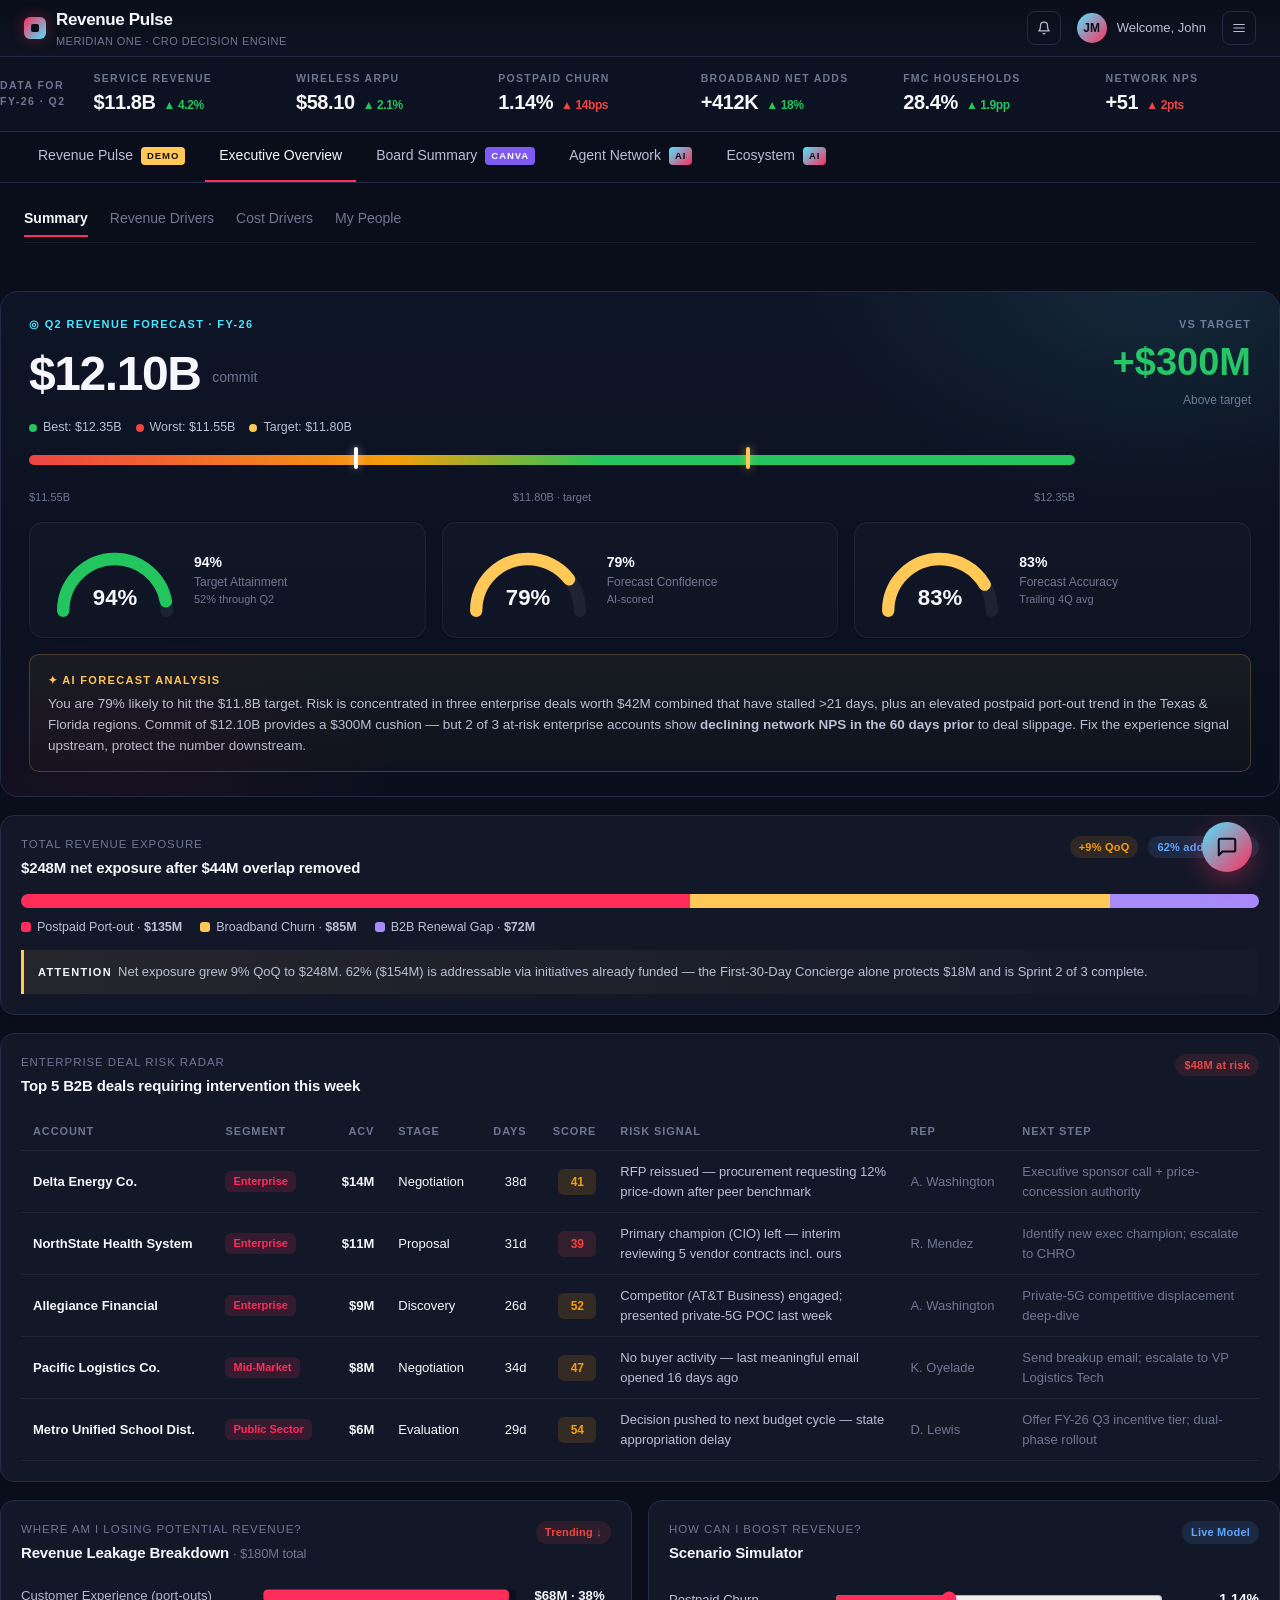
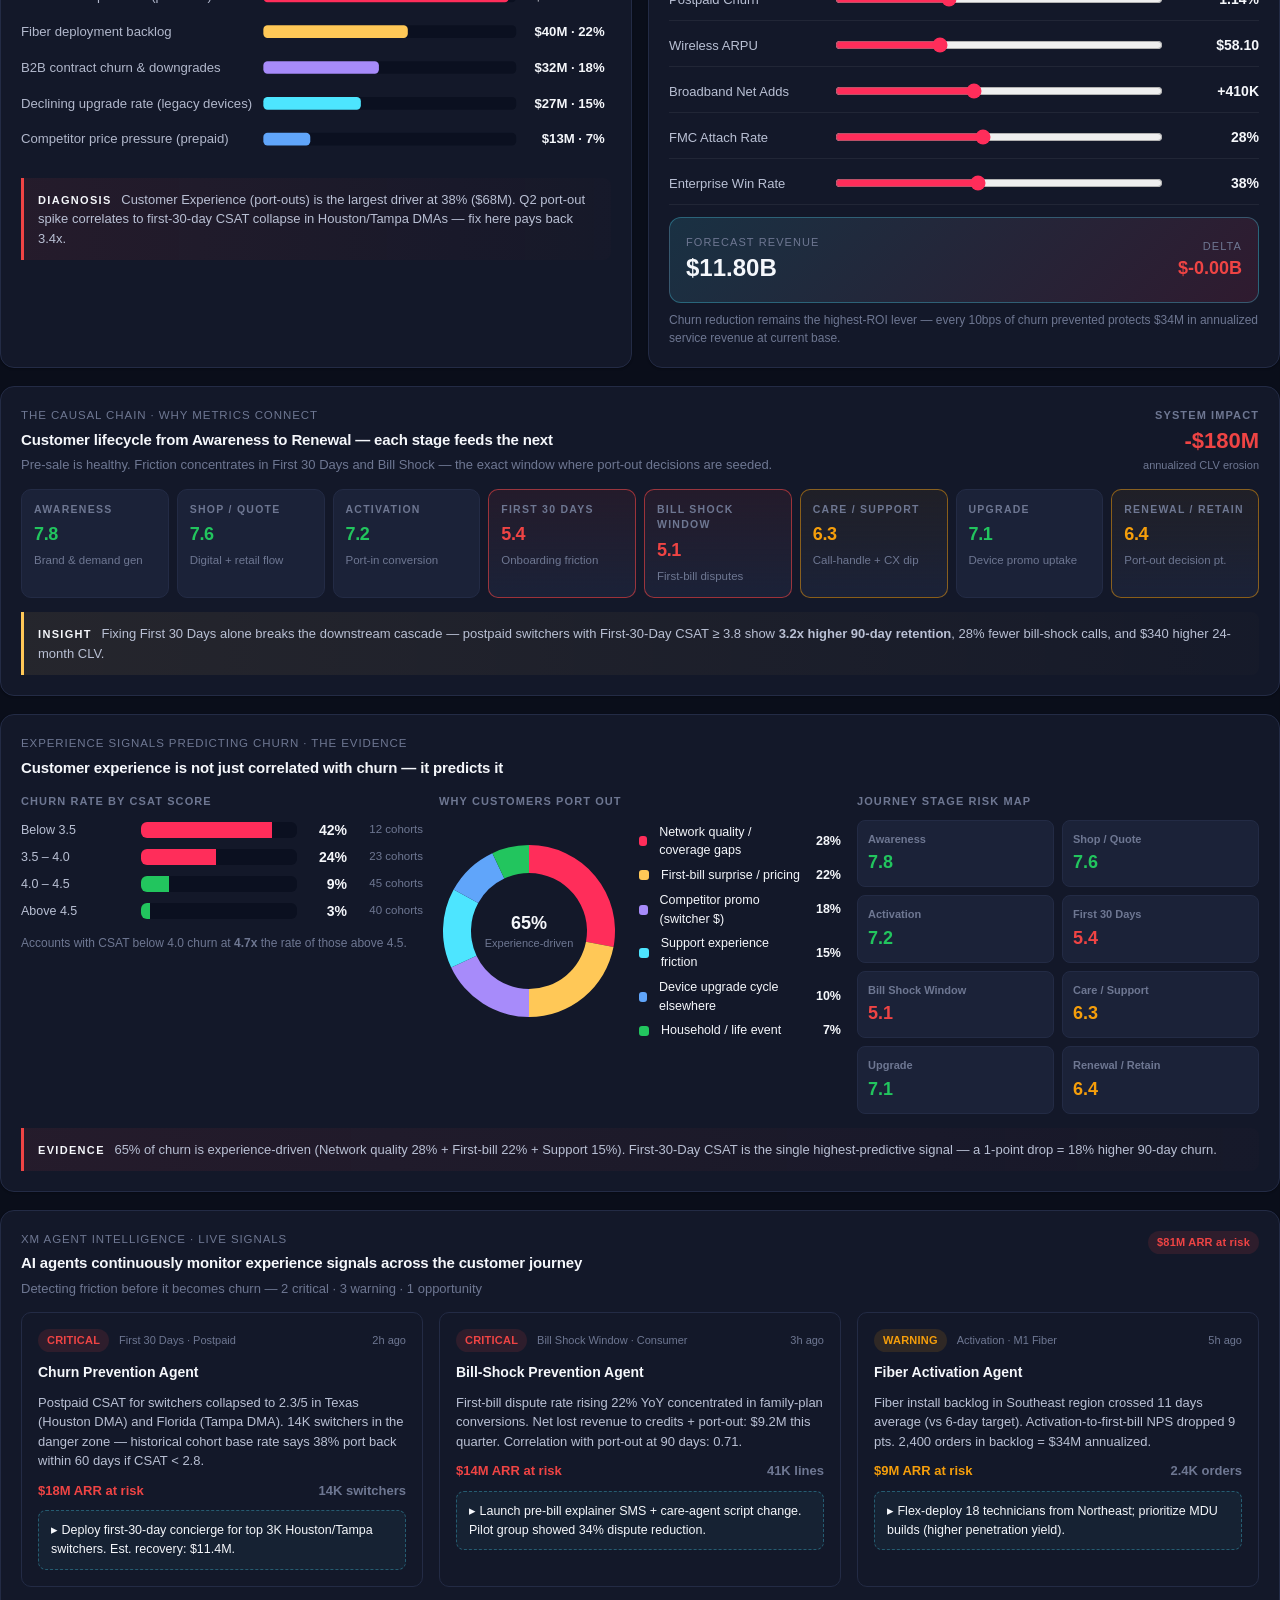
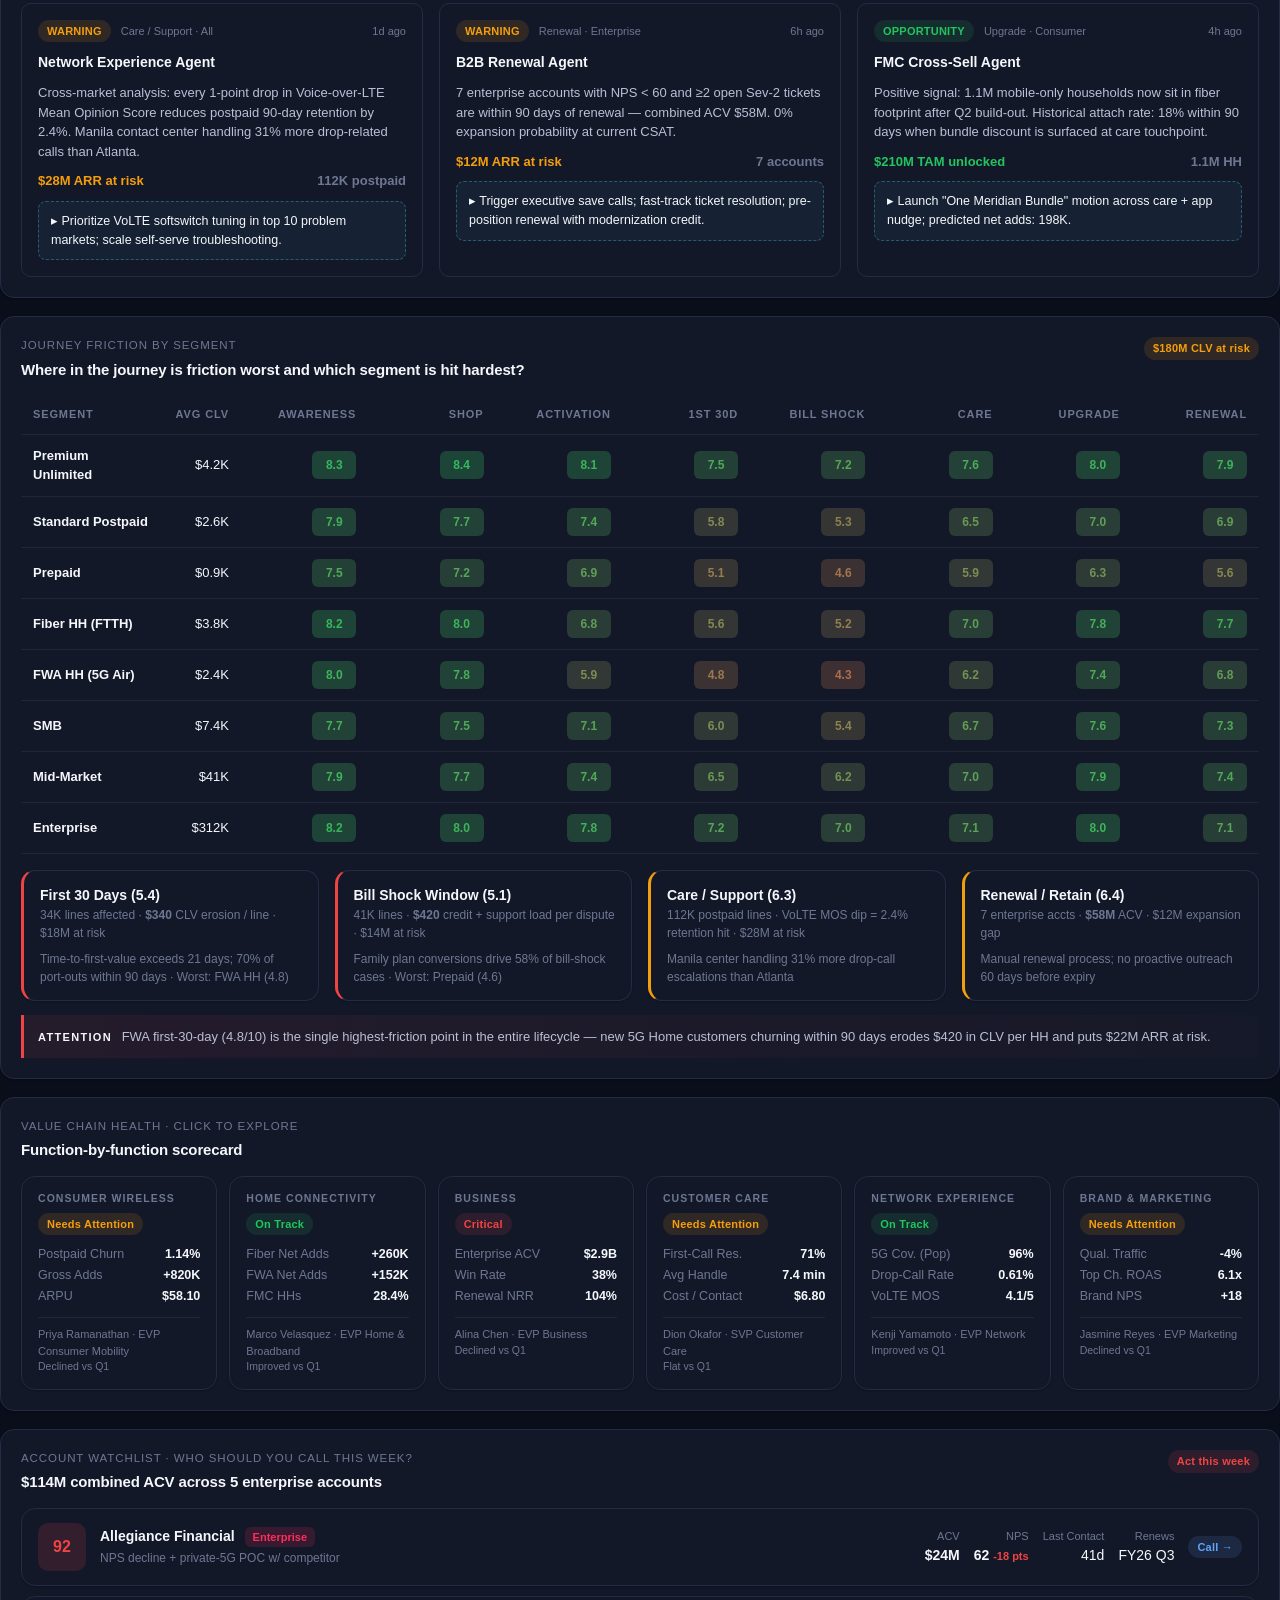
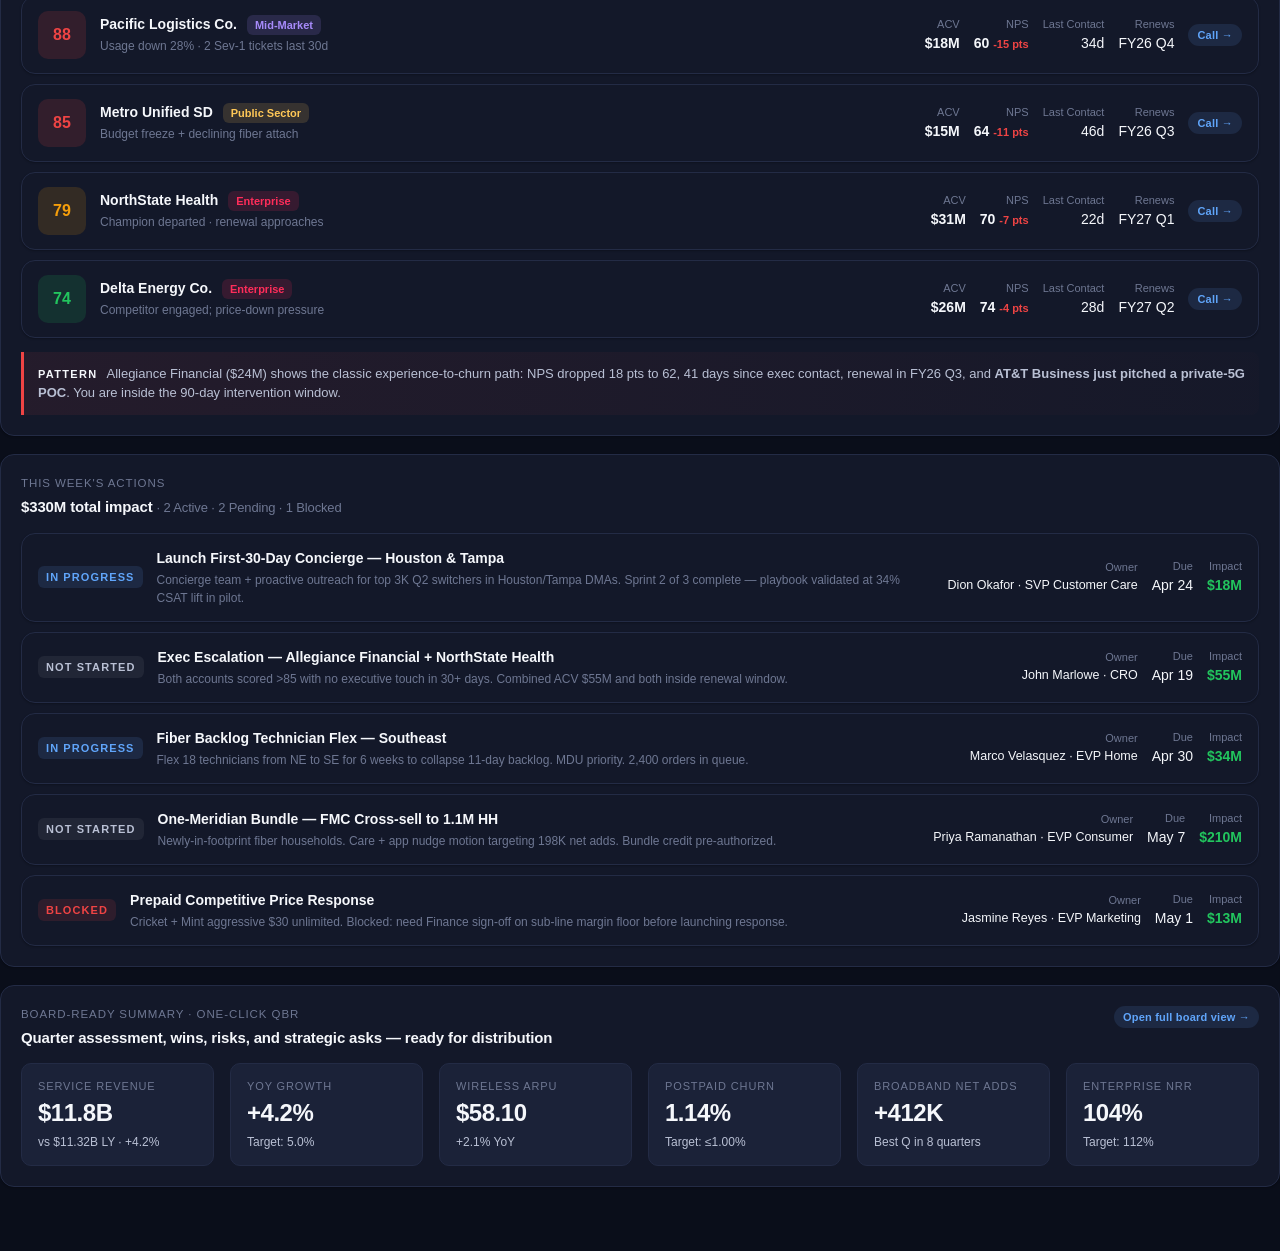
<file: index.html>
<!doctype html>
<html lang="en">
<head>
  <meta charset="utf-8" />
  <meta name="viewport" content="width=device-width, initial-scale=1" />
  <title>Revenue Pulse · Meridian One</title>
  <meta name="description" content="CRO Decision Engine — US Tier-1 Telecom · Meridian One Communications" />
  <link rel="stylesheet" href="/assets/app.css?v=p2" />
</head>
<body>
  <div id="__nav__"></div>

  <main class="shell page stack">

    <!-- ============ FORECAST HERO ============ -->
    <section class="forecast-hero">
      <div class="row-between" style="align-items: flex-start;">
        <div style="flex: 1.2;">
          <div class="panel-head" style="margin-bottom: 8px;">
            <div>
              <div class="eyebrow">◎ Q2 Revenue Forecast · FY-26</div>
              <div class="xlarge mono" style="margin-top: 6px;">$12.10B <span class="muted" style="font-size: 14px; font-weight: 500; letter-spacing: 0; vertical-align: middle;">commit</span></div>
              <div class="row gap-14 mt-8" style="font-size: 12.5px; color: var(--text-md);">
                <span class="row gap-6"><span style="width:8px;height:8px;background:#22C55E;border-radius:50%;display:inline-block"></span>Best: $12.35B</span>
                <span class="row gap-6"><span style="width:8px;height:8px;background:#EF4444;border-radius:50%;display:inline-block"></span>Worst: $11.55B</span>
                <span class="row gap-6"><span style="width:8px;height:8px;background:#FFC857;border-radius:50%;display:inline-block"></span>Target: $11.80B</span>
              </div>
            </div>
          </div>
          <div style="position:relative; margin-top: 12px;">
            <div class="forecast-band"></div>
            <div style="position:relative; height: 18px;">
              <div class="forecast-marker target" style="left: calc((11.80 - 11.55) / (12.35 - 11.55) * 100% - 2px); top: -28px;"></div>
              <div class="forecast-marker" style="left: calc((12.10 - 11.55) / (12.35 - 11.55) * 100% - 2px); top: -28px;"></div>
            </div>
            <div class="row-between" style="color: var(--text-lo); font-size: 11px; margin-top: -4px;">
              <span>$11.55B</span><span>$11.80B · target</span><span>$12.35B</span>
            </div>
          </div>
        </div>
        <div style="text-align: right; min-width: 160px;">
          <div class="uc muted">vs Target</div>
          <div style="font-size: 38px; font-weight: 700; color: var(--status-good); margin-top: 2px;">+$300M</div>
          <div class="muted" style="font-size: 12px;">Above target</div>
        </div>
      </div>

      <div class="grid grid-3 mt-16">
        <div class="panel" style="background: rgba(255,255,255,0.02); border-color: var(--brand-divider);">
          <div class="row gap-14" style="align-items:center;">
            <div id="g-attain" class="gauge"></div>
            <div>
              <div class="strong">94%</div>
              <div class="muted" style="font-size:12px;">Target Attainment</div>
              <div class="muted" style="font-size:11px;">52% through Q2</div>
            </div>
          </div>
        </div>
        <div class="panel" style="background: rgba(255,255,255,0.02); border-color: var(--brand-divider);">
          <div class="row gap-14" style="align-items:center;">
            <div id="g-conf" class="gauge"></div>
            <div>
              <div class="strong">79%</div>
              <div class="muted" style="font-size:12px;">Forecast Confidence</div>
              <div class="muted" style="font-size:11px;">AI-scored</div>
            </div>
          </div>
        </div>
        <div class="panel" style="background: rgba(255,255,255,0.02); border-color: var(--brand-divider);">
          <div class="row gap-14" style="align-items:center;">
            <div id="g-acc" class="gauge"></div>
            <div>
              <div class="strong">83%</div>
              <div class="muted" style="font-size:12px;">Forecast Accuracy</div>
              <div class="muted" style="font-size:11px;">Trailing 4Q avg</div>
            </div>
          </div>
        </div>
      </div>

      <div class="ai-callout mt-16">
        <div class="badge">✦ AI Forecast Analysis</div>
        <div class="dim" id="forecast-narr" style="font-size: 13.5px; line-height: 1.55;"></div>
      </div>
    </section>

    <!-- ============ REVENUE EXPOSURE ============ -->
    <section class="panel">
      <div class="panel-head">
        <div>
          <div class="sub">Total Revenue Exposure</div>
          <h3>$248M net exposure after $44M overlap removed</h3>
        </div>
        <div class="row gap-10">
          <span class="pill pill-warn">+9% QoQ</span>
          <span class="pill pill-info">62% addressable</span>
        </div>
      </div>
      <div class="exposure-bar">
        <div style="width: 54%; background: #FF2D5A;"></div>
        <div style="width: 34%; background: #FFC857;"></div>
        <div style="width: 12%; background: #A78BFA;"></div>
      </div>
      <div class="exposure-legend">
        <span><span class="legend-dot" style="background:#FF2D5A"></span>Postpaid Port-out · <strong>$135M</strong></span>
        <span><span class="legend-dot" style="background:#FFC857"></span>Broadband Churn · <strong>$85M</strong></span>
        <span><span class="legend-dot" style="background:#A78BFA"></span>B2B Renewal Gap · <strong>$72M</strong></span>
      </div>
      <div class="attn"><span class="attn-title">Attention</span>Net exposure grew 9% QoQ to $248M. 62% ($154M) is addressable via initiatives already funded — the First-30-Day Concierge alone protects $18M and is Sprint 2 of 3 complete.</div>
    </section>

    <!-- ============ DEAL RISK RADAR ============ -->
    <section class="panel">
      <div class="panel-head">
        <div>
          <div class="sub">Enterprise Deal Risk Radar</div>
          <h3>Top 5 B2B deals requiring intervention this week</h3>
        </div>
        <span class="pill pill-bad">$48M at risk</span>
      </div>
      <div class="tbl-scroll">
        <table class="tbl" id="deal-radar">
          <thead>
            <tr>
              <th>Account</th><th>Segment</th><th class="right">ACV</th><th>Stage</th><th class="right">Days</th><th class="right">Score</th><th>Risk Signal</th><th>Rep</th><th>Next Step</th>
            </tr>
          </thead>
          <tbody></tbody>
        </table>
      </div>
    </section>

    <!-- ============ WHERE AM I LOSING + SIMULATOR (2-col) ============ -->
    <section class="grid grid-2">
      <div class="panel">
        <div class="panel-head">
          <div>
            <div class="sub">Where am I losing potential revenue?</div>
            <h3>Revenue Leakage Breakdown <span class="muted" style="font-weight:500; font-size: 13px;">· $180M total</span></h3>
          </div>
          <span class="pill pill-bad">Trending ↓</span>
        </div>
        <div id="leakage-bars"></div>
        <div class="attn bad">
          <span class="attn-title">Diagnosis</span>
          Customer Experience (port-outs) is the largest driver at 38% ($68M). Q2 port-out spike correlates to first-30-day CSAT collapse in Houston/Tampa DMAs — fix here pays back 3.4x.
        </div>
      </div>

      <div class="panel">
        <div class="panel-head">
          <div>
            <div class="sub">How can I boost revenue?</div>
            <h3>Scenario Simulator</h3>
          </div>
          <span class="pill pill-info">Live Model</span>
        </div>
        <div id="sim-body" class="stack" style="gap:4px;">
          <div class="sim-row"><label>Postpaid Churn</label><input type="range" min="80" max="180" value="114" step="1" data-sim="churn"/><div class="val mono"><span data-out="churn">1.14</span>%</div></div>
          <div class="sim-row"><label>Wireless ARPU</label><input type="range" min="5500" max="6500" value="5810" step="5" data-sim="arpu"/><div class="val mono">$<span data-out="arpu">58.10</span></div></div>
          <div class="sim-row"><label>Broadband Net Adds</label><input type="range" min="200" max="700" value="412" step="5" data-sim="bb"/><div class="val mono">+<span data-out="bb">412</span>K</div></div>
          <div class="sim-row"><label>FMC Attach Rate</label><input type="range" min="10" max="50" value="28" step="1" data-sim="fmc"/><div class="val mono"><span data-out="fmc">28</span>%</div></div>
          <div class="sim-row"><label>Enterprise Win Rate</label><input type="range" min="25" max="55" value="38" step="1" data-sim="winrate"/><div class="val mono"><span data-out="winrate">38</span>%</div></div>
        </div>
        <div class="sim-total row-between mt-12">
          <div>
            <div class="muted" style="font-size:11px; text-transform: uppercase; letter-spacing: 0.1em;">Forecast revenue</div>
            <div class="mono" style="font-size: 24px; font-weight: 700;" id="sim-total">$11.80B</div>
          </div>
          <div class="tar">
            <div class="muted" style="font-size:11px; text-transform: uppercase; letter-spacing: 0.1em;">Delta</div>
            <div class="mono" style="font-size: 18px; font-weight: 700; color: var(--status-good);" id="sim-delta">+$0.00B</div>
          </div>
        </div>
        <div class="muted mt-8" style="font-size: 12px;">Churn reduction remains the highest-ROI lever — every 10bps of churn prevented protects $34M in annualized service revenue at current base.</div>
      </div>
    </section>

    <!-- ============ CAUSAL CHAIN ============ -->
    <section class="panel">
      <div class="panel-head">
        <div>
          <div class="sub">The Causal Chain · Why metrics connect</div>
          <h3>Customer lifecycle from Awareness to Renewal — each stage feeds the next</h3>
          <div class="muted mt-4" style="font-size:13px;">Pre-sale is healthy. Friction concentrates in First 30 Days and Bill Shock — the exact window where port-out decisions are seeded.</div>
        </div>
        <div class="tar">
          <div class="muted uc">System Impact</div>
          <div class="mono" style="font-size:22px; font-weight:700; color: var(--status-bad);">-$180M</div>
          <div class="muted" style="font-size:11px;">annualized CLV erosion</div>
        </div>
      </div>
      <div class="chain" id="causal-chain"></div>
      <div class="attn">
        <span class="attn-title">Insight</span>
        Fixing First 30 Days alone breaks the downstream cascade — postpaid switchers with First-30-Day CSAT ≥ 3.8 show <strong>3.2x higher 90-day retention</strong>, 28% fewer bill-shock calls, and $340 higher 24-month CLV.
      </div>
    </section>

    <!-- ============ EXPERIENCE SIGNALS PREDICTING CHURN ============ -->
    <section class="panel">
      <div class="panel-head">
        <div>
          <div class="sub">Experience Signals Predicting Churn · The Evidence</div>
          <h3>Customer experience is not just correlated with churn — it predicts it</h3>
        </div>
      </div>

      <div class="grid grid-3">
        <div>
          <div class="muted uc" style="margin-bottom:10px;">Churn Rate by CSAT Score</div>
          <div id="csat-bars"></div>
          <div class="muted mt-12" style="font-size:12px;">Accounts with CSAT below 4.0 churn at <strong>4.7x</strong> the rate of those above 4.5.</div>
        </div>
        <div>
          <div class="muted uc" style="margin-bottom:10px;">Why Customers Port Out</div>
          <div class="row" style="gap:20px;">
            <div id="churn-donut" style="width:180px; height:180px;"></div>
            <div class="flex-1" id="churn-legend"></div>
          </div>
        </div>
        <div>
          <div class="muted uc" style="margin-bottom:10px;">Journey Stage Risk Map</div>
          <div id="journey-heat-mini" class="grid" style="grid-template-columns: repeat(2, 1fr); gap: 8px;"></div>
        </div>
      </div>
      <div class="attn bad">
        <span class="attn-title">Evidence</span>
        65% of churn is experience-driven (Network quality 28% + First-bill 22% + Support 15%). First-30-Day CSAT is the single highest-predictive signal — a 1-point drop = 18% higher 90-day churn.
      </div>
    </section>

    <!-- ============ XM AGENT INTELLIGENCE ============ -->
    <section class="panel">
      <div class="panel-head">
        <div>
          <div class="sub">XM Agent Intelligence · Live Signals</div>
          <h3>AI agents continuously monitor experience signals across the customer journey</h3>
          <div class="muted mt-4" style="font-size:13px;">Detecting friction before it becomes churn — 2 critical · 3 warning · 1 opportunity</div>
        </div>
        <span class="pill pill-bad">$81M ARR at risk</span>
      </div>
      <div class="grid grid-3" id="agent-grid"></div>
    </section>

    <!-- ============ JOURNEY FRICTION BY SEGMENT (heatmap) ============ -->
    <section class="panel">
      <div class="panel-head">
        <div>
          <div class="sub">Journey Friction by Segment</div>
          <h3>Where in the journey is friction worst and which segment is hit hardest?</h3>
        </div>
        <span class="pill pill-warn">$180M CLV at risk</span>
      </div>
      <div id="journey-heat"></div>
      <div class="grid grid-4 mt-16">
        <div class="panel dense hollow" style="border-left:3px solid var(--status-bad);">
          <div class="strong">First 30 Days (5.4)</div>
          <div class="muted" style="font-size:12px;">34K lines affected · <strong>$340</strong> CLV erosion / line · $18M at risk</div>
          <div class="muted mt-8" style="font-size:12px;">Time-to-first-value exceeds 21 days; 70% of port-outs within 90 days · Worst: FWA HH (4.8)</div>
        </div>
        <div class="panel dense hollow" style="border-left:3px solid var(--status-bad);">
          <div class="strong">Bill Shock Window (5.1)</div>
          <div class="muted" style="font-size:12px;">41K lines · <strong>$420</strong> credit + support load per dispute · $14M at risk</div>
          <div class="muted mt-8" style="font-size:12px;">Family plan conversions drive 58% of bill-shock cases · Worst: Prepaid (4.6)</div>
        </div>
        <div class="panel dense hollow" style="border-left:3px solid var(--status-warn);">
          <div class="strong">Care / Support (6.3)</div>
          <div class="muted" style="font-size:12px;">112K postpaid lines · VoLTE MOS dip = 2.4% retention hit · $28M at risk</div>
          <div class="muted mt-8" style="font-size:12px;">Manila center handling 31% more drop-call escalations than Atlanta</div>
        </div>
        <div class="panel dense hollow" style="border-left:3px solid var(--status-warn);">
          <div class="strong">Renewal / Retain (6.4)</div>
          <div class="muted" style="font-size:12px;">7 enterprise accts · <strong>$58M</strong> ACV · $12M expansion gap</div>
          <div class="muted mt-8" style="font-size:12px;">Manual renewal process; no proactive outreach 60 days before expiry</div>
        </div>
      </div>
      <div class="attn bad">
        <span class="attn-title">Attention</span>
        FWA first-30-day (4.8/10) is the single highest-friction point in the entire lifecycle — new 5G Home customers churning within 90 days erodes $420 in CLV per HH and puts $22M ARR at risk.
      </div>
    </section>

    <!-- ============ VALUE CHAIN HEALTH ============ -->
    <section class="panel">
      <div class="panel-head">
        <div>
          <div class="sub">Value Chain Health · Click to explore</div>
          <h3>Function-by-function scorecard</h3>
        </div>
      </div>
      <div class="grid" id="value-chain" style="grid-template-columns: repeat(6, 1fr); gap: 12px;"></div>
    </section>

    <!-- ============ ACCOUNT WATCHLIST ============ -->
    <section class="panel">
      <div class="panel-head">
        <div>
          <div class="sub">Account Watchlist · Who should you call this week?</div>
          <h3>$114M combined ACV across 5 enterprise accounts</h3>
        </div>
        <span class="pill pill-bad">Act this week</span>
      </div>
      <div id="watchlist" class="stack" style="gap:10px;"></div>
      <div class="attn bad">
        <span class="attn-title">Pattern</span>
        Allegiance Financial ($24M) shows the classic experience-to-churn path: NPS dropped 18 pts to 62, 41 days since exec contact, renewal in FY26 Q3, and <strong>AT&amp;T Business just pitched a private-5G POC</strong>. You are inside the 90-day intervention window.
      </div>
    </section>

    <!-- ============ THIS WEEK'S ACTIONS ============ -->
    <section class="panel">
      <div class="panel-head">
        <div>
          <div class="sub">This Week's Actions</div>
          <h3>$330M total impact <span class="muted" style="font-weight:500; font-size:13px;">· 2 Active · 2 Pending · 1 Blocked</span></h3>
        </div>
      </div>
      <div id="actions" class="stack" style="gap:10px;"></div>
    </section>

    <!-- ============ BOARD-READY SUMMARY (teaser) ============ -->
    <section class="panel">
      <div class="panel-head">
        <div>
          <div class="sub">Board-Ready Summary · One-Click QBR</div>
          <h3>Quarter assessment, wins, risks, and strategic asks — ready for distribution</h3>
        </div>
        <a href="/board-summary/" class="pill pill-info">Open full board view →</a>
      </div>
      <div class="grid grid-6" id="board-mini"></div>
    </section>

  </main>

  <script src="/assets/data.js?v=p2"></script>
  <script src="/assets/charts.js?v=p2"></script>
  <script src="/assets/nav.js?v=p2"></script>
  <script src="/assets/summary.js?v=p2"></script>
</body>
</html>
</file>
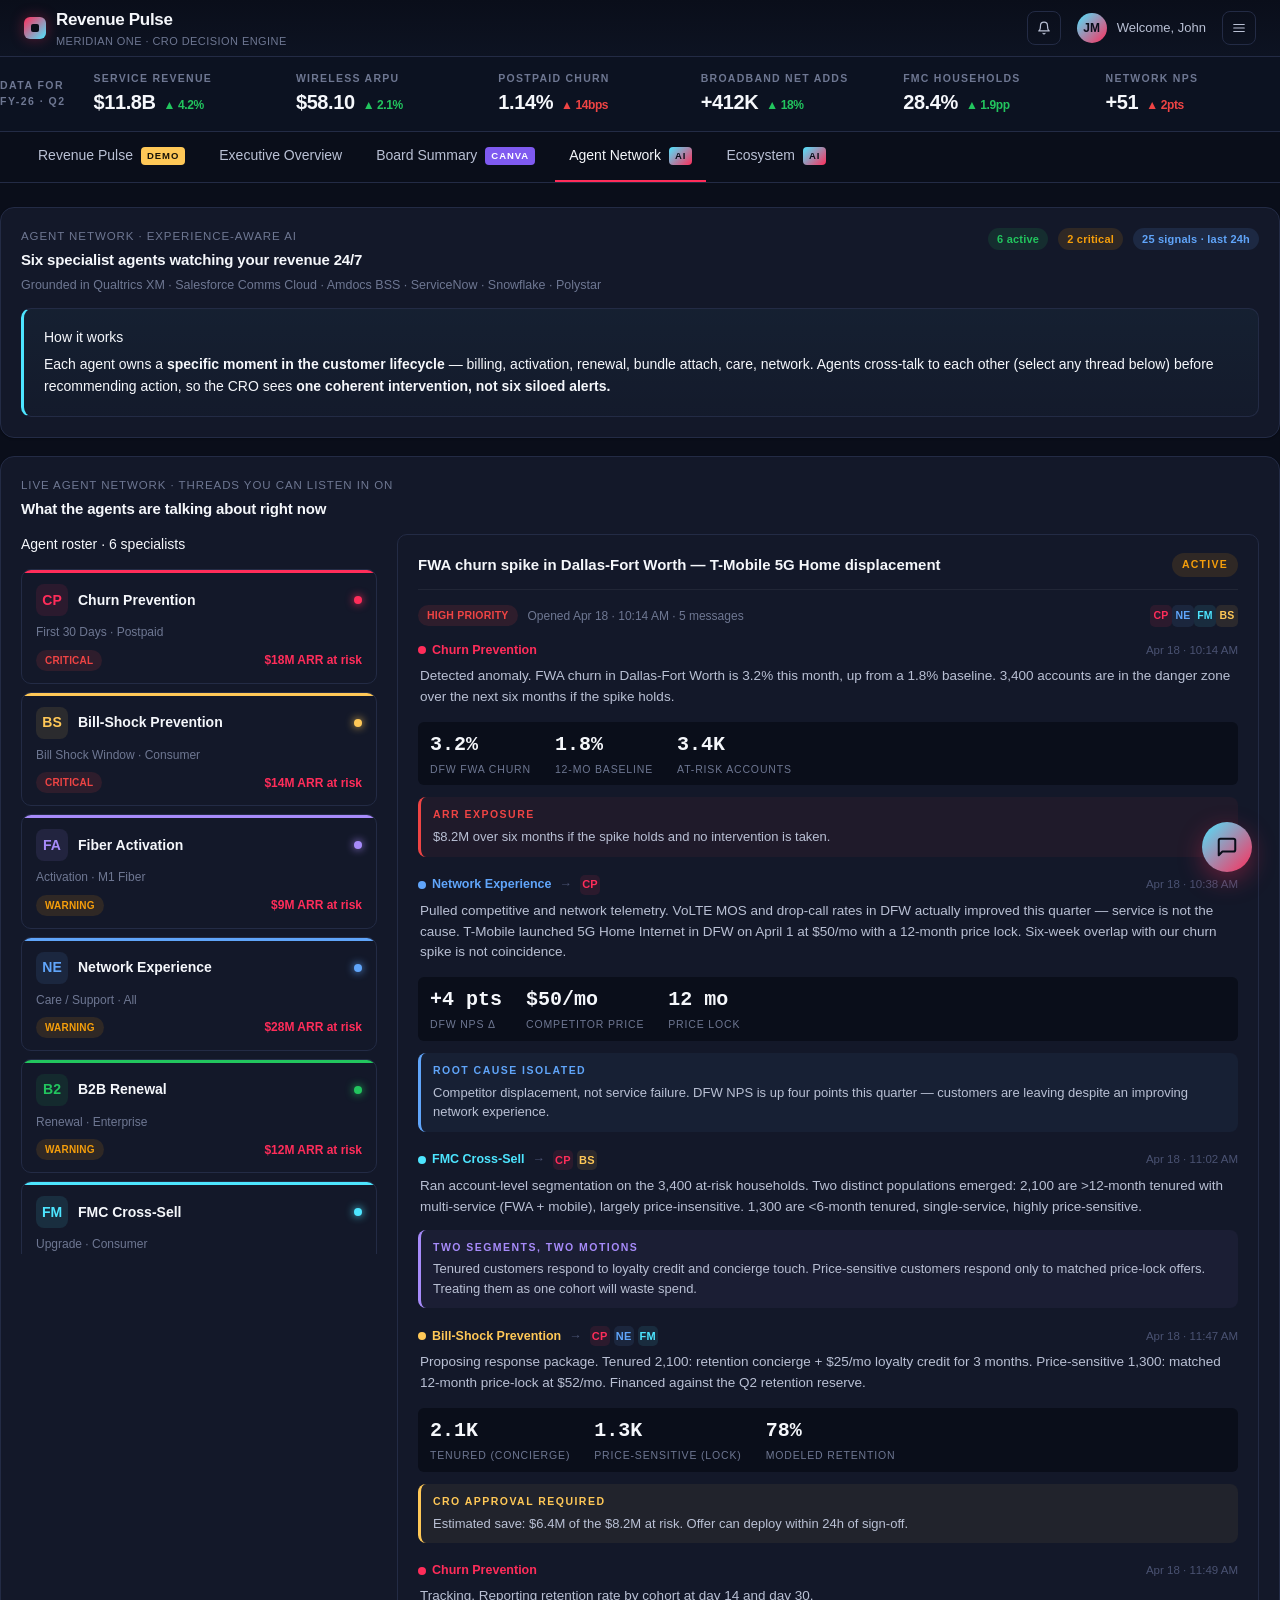
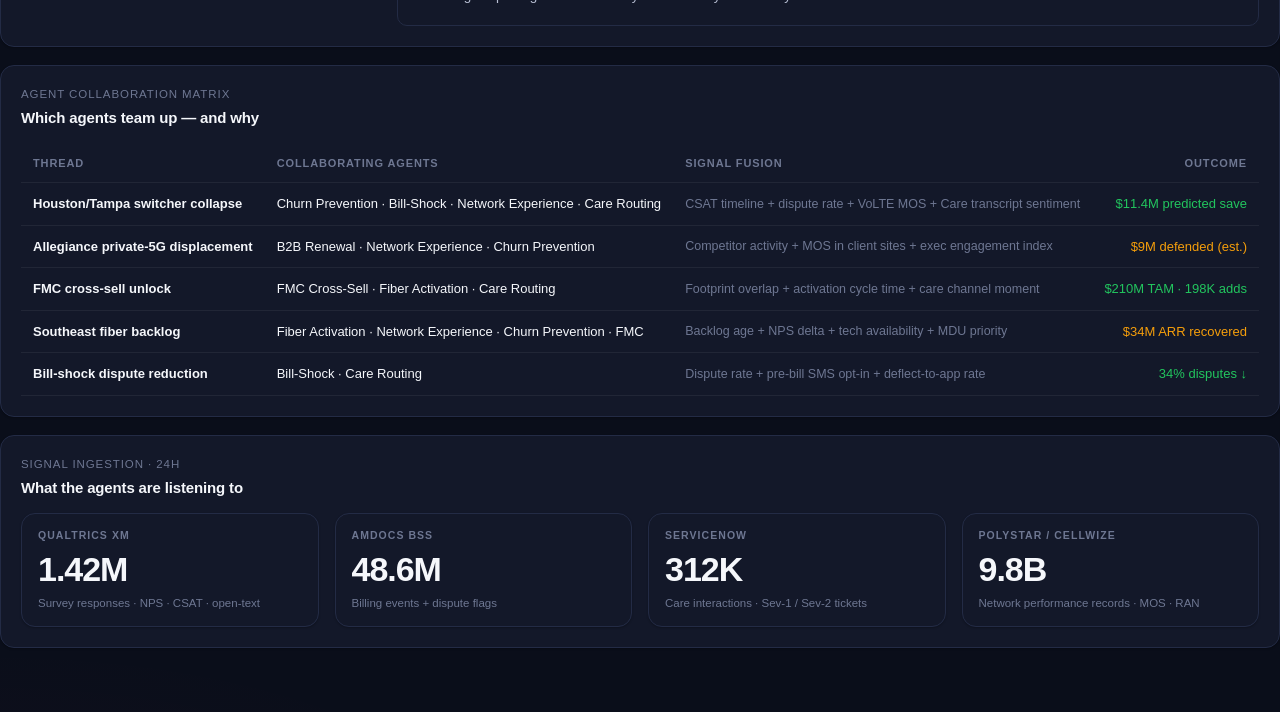
<file: agent-network/index.html>
<!doctype html>
<html lang="en">
<head>
  <meta charset="utf-8" />
  <meta name="viewport" content="width=device-width, initial-scale=1" />
  <title>Agent Network · Meridian One</title>
  <link rel="stylesheet" href="/assets/app.css?v=p2" />
</head>
<body>
  <div id="__nav__"></div>

  <main class="shell page stack">

    <!-- ============ HERO ============ -->
    <section class="panel">
      <div class="panel-head">
        <div>
          <div class="sub">Agent Network · Experience-Aware AI</div>
          <h3>Six specialist agents watching your revenue 24/7</h3>
          <div class="muted mt-4" style="font-size:12.5px;">Grounded in Qualtrics XM · Salesforce Comms Cloud · Amdocs BSS · ServiceNow · Snowflake · Polystar</div>
        </div>
        <div class="row gap-10">
          <span class="pill pill-good">6 active</span>
          <span class="pill pill-warn">2 critical</span>
          <span class="pill pill-info">25 signals · last 24h</span>
        </div>
      </div>
      <div class="intro-band" style="margin-top: 12px;">
        <div class="sub" style="margin-bottom: 6px;">How it works</div>
        <div style="font-size: 14px; line-height: 1.55;">
          Each agent owns a <strong>specific moment in the customer lifecycle</strong> — billing, activation, renewal, bundle attach, care, network. Agents cross-talk to each other (select any thread below) before recommending action, so the CRO sees <strong>one coherent intervention, not six siloed alerts.</strong>
        </div>
      </div>
    </section>

    <!-- ============ MASTER-DETAIL: roster + threads | conversation ============ -->
    <section class="panel">
      <div class="panel-head">
        <div>
          <div class="sub">Live Agent Network · Threads you can listen in on</div>
          <h3>What the agents are talking about right now</h3>
        </div>
      </div>
      <div class="master-detail" style="margin-top: 14px;">
        <div class="master-list">
          <div class="sub" style="margin-bottom: 6px;">Agent roster · 6 specialists</div>
          <div id="agent-roster" class="stack" style="gap: 8px;"></div>
          <div class="sub" style="margin-top: 14px; margin-bottom: 6px;">Active threads · cross-agent</div>
          <div id="thread-list" class="stack" style="gap: 8px;"></div>
        </div>
        <div id="detail-panel" class="detail-panel"></div>
      </div>
    </section>

    <!-- ============ COLLAB MATRIX ============ -->
    <section class="panel">
      <div class="panel-head">
        <div><div class="sub">Agent Collaboration Matrix</div><h3>Which agents team up — and why</h3></div>
      </div>
      <div class="tbl-scroll">
        <table class="tbl">
          <thead><tr><th>Thread</th><th>Collaborating Agents</th><th>Signal Fusion</th><th class="right">Outcome</th></tr></thead>
          <tbody>
            <tr>
              <td class="strong">Houston/Tampa switcher collapse</td>
              <td>Churn Prevention · Bill-Shock · Network Experience · Care Routing</td>
              <td class="muted" style="font-size:12.5px;">CSAT timeline + dispute rate + VoLTE MOS + Care transcript sentiment</td>
              <td class="right good mono">$11.4M predicted save</td>
            </tr>
            <tr>
              <td class="strong">Allegiance private-5G displacement</td>
              <td>B2B Renewal · Network Experience · Churn Prevention</td>
              <td class="muted" style="font-size:12.5px;">Competitor activity + MOS in client sites + exec engagement index</td>
              <td class="right warn mono">$9M defended (est.)</td>
            </tr>
            <tr>
              <td class="strong">FMC cross-sell unlock</td>
              <td>FMC Cross-Sell · Fiber Activation · Care Routing</td>
              <td class="muted" style="font-size:12.5px;">Footprint overlap + activation cycle time + care channel moment</td>
              <td class="right good mono">$210M TAM · 198K adds</td>
            </tr>
            <tr>
              <td class="strong">Southeast fiber backlog</td>
              <td>Fiber Activation · Network Experience · Churn Prevention · FMC</td>
              <td class="muted" style="font-size:12.5px;">Backlog age + NPS delta + tech availability + MDU priority</td>
              <td class="right warn mono">$34M ARR recovered</td>
            </tr>
            <tr>
              <td class="strong">Bill-shock dispute reduction</td>
              <td>Bill-Shock · Care Routing</td>
              <td class="muted" style="font-size:12.5px;">Dispute rate + pre-bill SMS opt-in + deflect-to-app rate</td>
              <td class="right good mono">34% disputes ↓</td>
            </tr>
          </tbody>
        </table>
      </div>
    </section>

    <!-- ============ SIGNAL INGESTION ============ -->
    <section class="panel">
      <div class="panel-head">
        <div><div class="sub">Signal Ingestion · 24h</div><h3>What the agents are listening to</h3></div>
      </div>
      <div class="grid grid-4">
        <div class="panel dense hollow" style="border:1px solid var(--brand-hairline);">
          <div class="muted uc" style="font-size:10.5px;">Qualtrics XM</div>
          <div class="big mono">1.42M</div>
          <div class="muted" style="font-size:11.5px;">Survey responses · NPS · CSAT · open-text</div>
        </div>
        <div class="panel dense hollow" style="border:1px solid var(--brand-hairline);">
          <div class="muted uc" style="font-size:10.5px;">Amdocs BSS</div>
          <div class="big mono">48.6M</div>
          <div class="muted" style="font-size:11.5px;">Billing events + dispute flags</div>
        </div>
        <div class="panel dense hollow" style="border:1px solid var(--brand-hairline);">
          <div class="muted uc" style="font-size:10.5px;">ServiceNow</div>
          <div class="big mono">312K</div>
          <div class="muted" style="font-size:11.5px;">Care interactions · Sev-1 / Sev-2 tickets</div>
        </div>
        <div class="panel dense hollow" style="border:1px solid var(--brand-hairline);">
          <div class="muted uc" style="font-size:10.5px;">Polystar / Cellwize</div>
          <div class="big mono">9.8B</div>
          <div class="muted" style="font-size:11.5px;">Network performance records · MOS · RAN</div>
        </div>
      </div>
    </section>

  </main>

  <script src="/assets/data.js?v=p2"></script>
  <script src="/assets/charts.js?v=p2"></script>
  <script src="/assets/nav.js?v=p2"></script>
  <script src="/assets/agent-network.js?v=p2"></script>
</body>
</html>
</file>
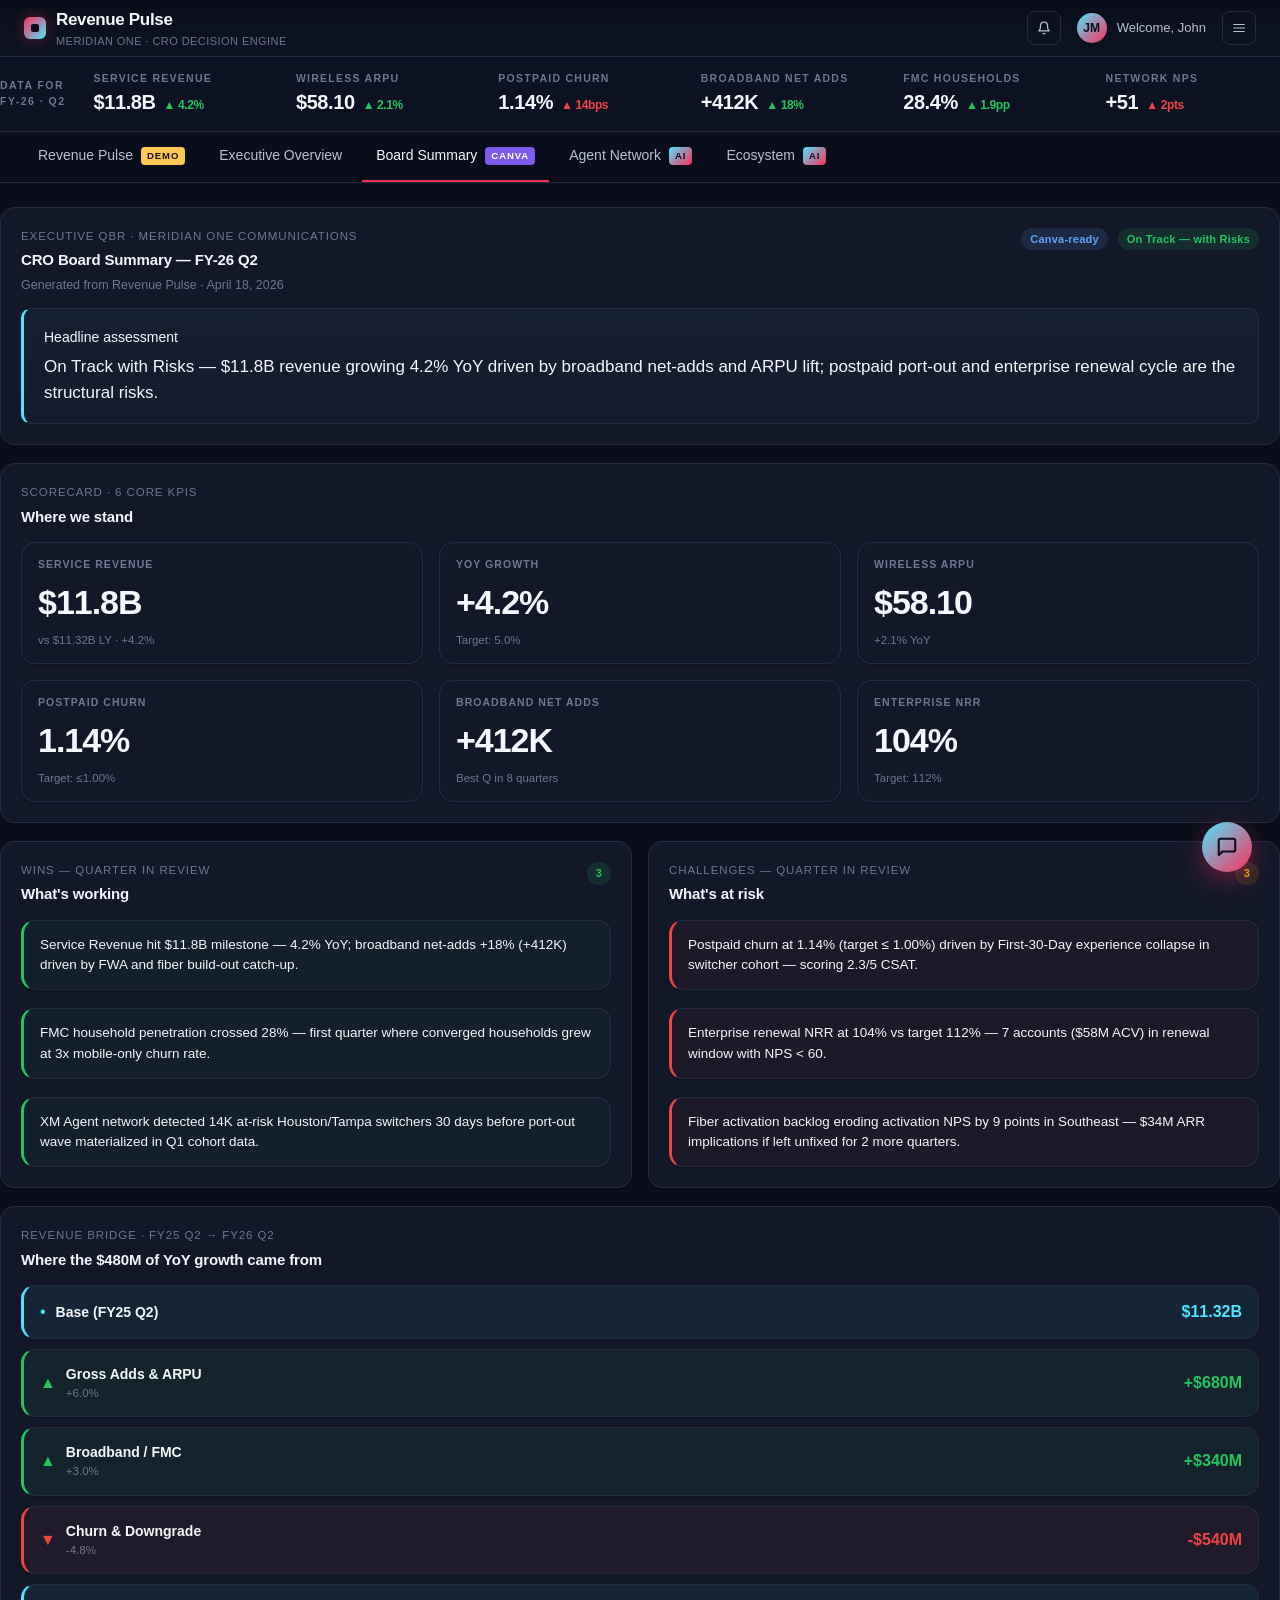
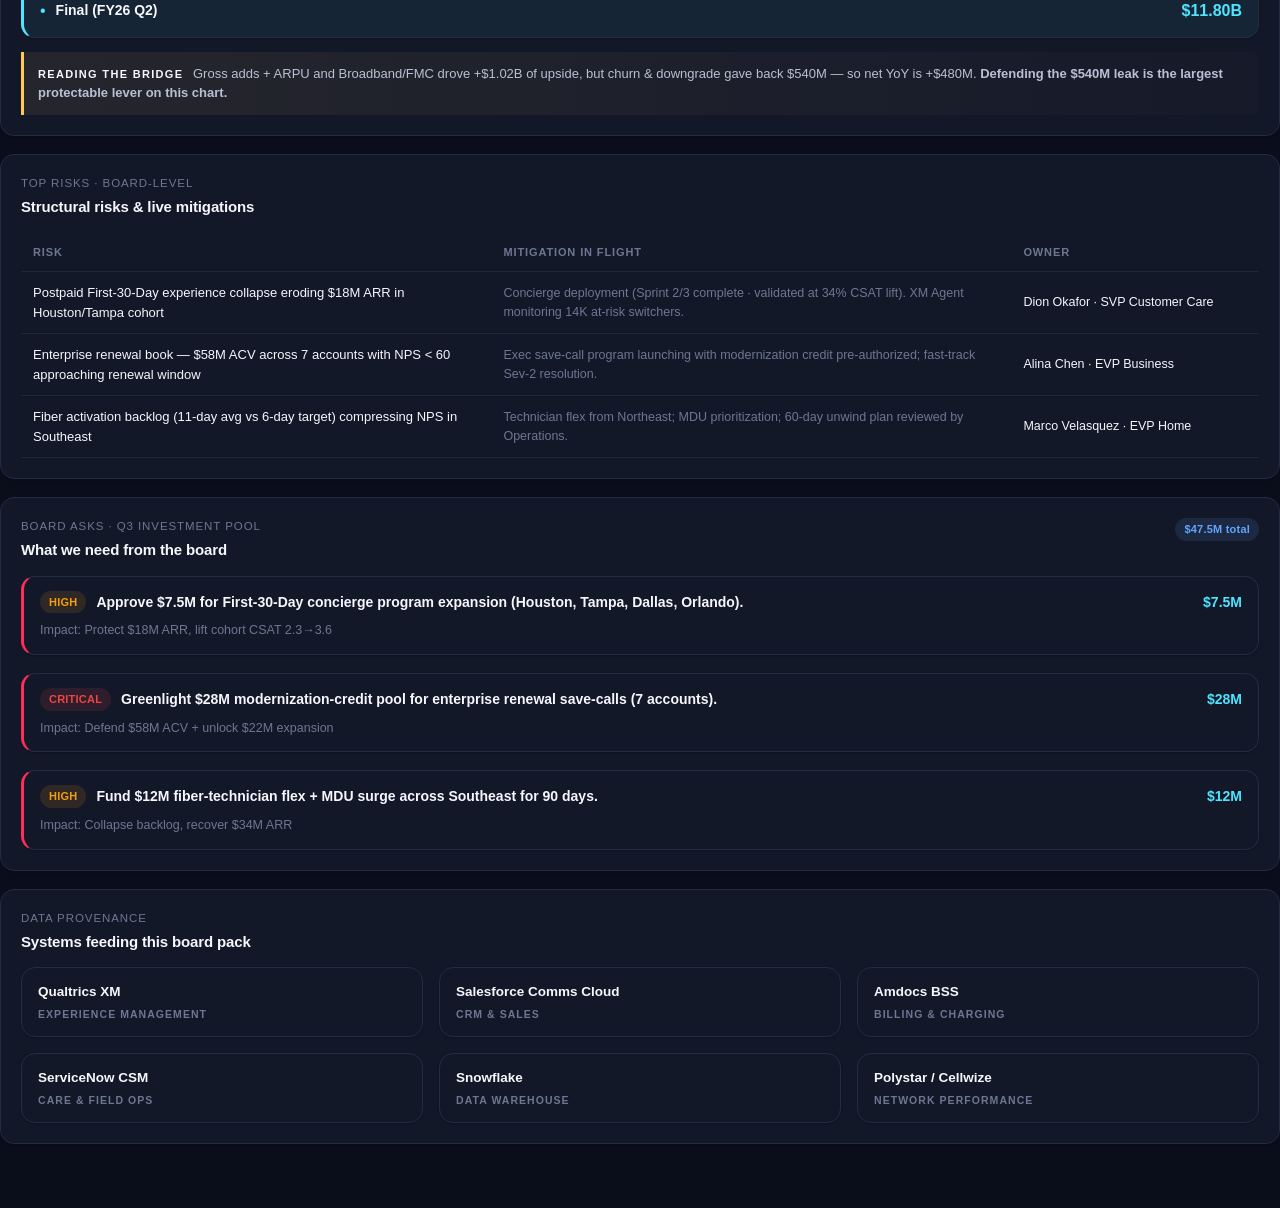
<file: board-summary/index.html>
<!doctype html>
<html lang="en">
<head>
  <meta charset="utf-8" />
  <meta name="viewport" content="width=device-width, initial-scale=1" />
  <title>Board Summary · Meridian One</title>
  <link rel="stylesheet" href="/assets/app.css?v=p2" />
</head>
<body>
  <div id="__nav__"></div>

  <main class="shell page stack">

    <!-- ============ HEADER ============ -->
    <section class="panel">
      <div class="panel-head">
        <div>
          <div class="sub">Executive QBR · Meridian One Communications</div>
          <h3>CRO Board Summary — FY-26 Q2</h3>
          <div class="muted mt-4" style="font-size:12.5px;">Generated from Revenue Pulse · April 18, 2026</div>
        </div>
        <div class="row gap-10">
          <span class="pill pill-info">Canva-ready</span>
          <span class="pill pill-good">On Track — with Risks</span>
        </div>
      </div>
      <div class="intro-band" style="margin-top: 12px;">
        <div class="sub" style="margin-bottom: 6px;">Headline assessment</div>
        <div style="font-size: 17px; line-height: 1.5;" id="board-assessment"></div>
      </div>
    </section>

    <!-- ============ METRICS GRID ============ -->
    <section class="panel">
      <div class="panel-head">
        <div><div class="sub">Scorecard · 6 core KPIs</div><h3>Where we stand</h3></div>
      </div>
      <div class="grid grid-3" id="board-metrics"></div>
    </section>

    <!-- ============ WINS / CHALLENGES ============ -->
    <section class="grid grid-2">
      <div class="panel">
        <div class="panel-head"><div><div class="sub">Wins — Quarter in Review</div><h3>What's working</h3></div><span class="pill pill-good">3</span></div>
        <div class="stack" id="board-wins"></div>
      </div>
      <div class="panel">
        <div class="panel-head"><div><div class="sub">Challenges — Quarter in Review</div><h3>What's at risk</h3></div><span class="pill pill-warn">3</span></div>
        <div class="stack" id="board-challenges"></div>
      </div>
    </section>

    <!-- ============ REVENUE BRIDGE ============ -->
    <section class="panel">
      <div class="panel-head">
        <div><div class="sub">Revenue Bridge · FY25 Q2 → FY26 Q2</div><h3>Where the $480M of YoY growth came from</h3></div>
      </div>
      <div id="board-bridge" class="stack" style="gap: 10px;"></div>
      <div class="attn">
        <span class="attn-title">Reading the bridge</span>
        Gross adds + ARPU and Broadband/FMC drove +$1.02B of upside, but churn & downgrade gave back $540M — so net YoY is +$480M. <strong>Defending the $540M leak is the largest protectable lever on this chart.</strong>
      </div>
    </section>

    <!-- ============ RISKS & MITIGATIONS ============ -->
    <section class="panel">
      <div class="panel-head">
        <div><div class="sub">Top Risks · Board-level</div><h3>Structural risks &amp; live mitigations</h3></div>
      </div>
      <div class="tbl-scroll">
        <table class="tbl">
          <thead><tr><th style="width: 38%;">Risk</th><th style="width: 42%;">Mitigation in flight</th><th>Owner</th></tr></thead>
          <tbody id="board-risks"></tbody>
        </table>
      </div>
    </section>

    <!-- ============ ASKS ============ -->
    <section class="panel">
      <div class="panel-head">
        <div><div class="sub">Board Asks · Q3 Investment Pool</div><h3>What we need from the board</h3></div>
        <span class="pill pill-info">$47.5M total</span>
      </div>
      <div class="stack" id="board-asks"></div>
    </section>

    <!-- ============ DATA PROVENANCE ============ -->
    <section class="panel">
      <div class="panel-head">
        <div><div class="sub">Data Provenance</div><h3>Systems feeding this board pack</h3></div>
      </div>
      <div class="grid grid-3" id="board-sources"></div>
    </section>

  </main>

  <script src="/assets/data.js?v=p2"></script>
  <script src="/assets/charts.js?v=p2"></script>
  <script src="/assets/nav.js?v=p2"></script>
  <script src="/assets/board-summary.js?v=p2"></script>
</body>
</html>
</file>
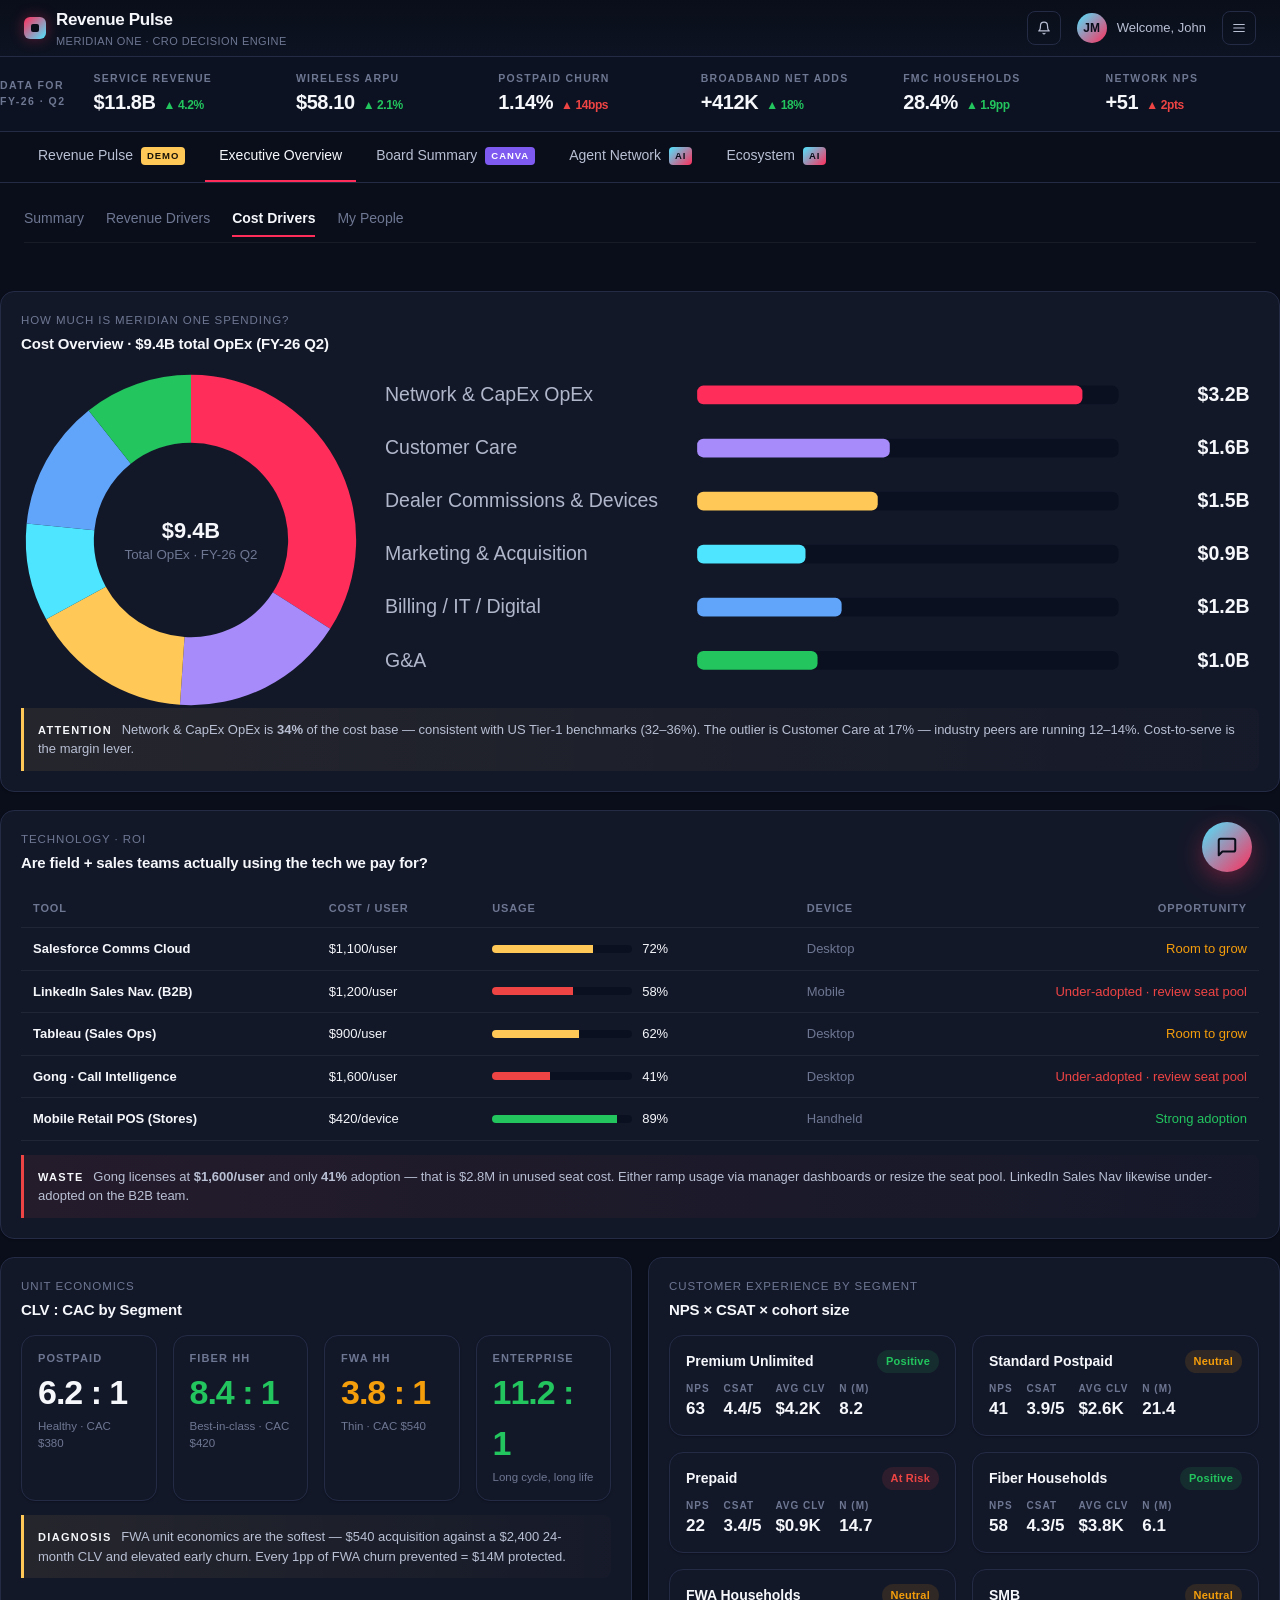
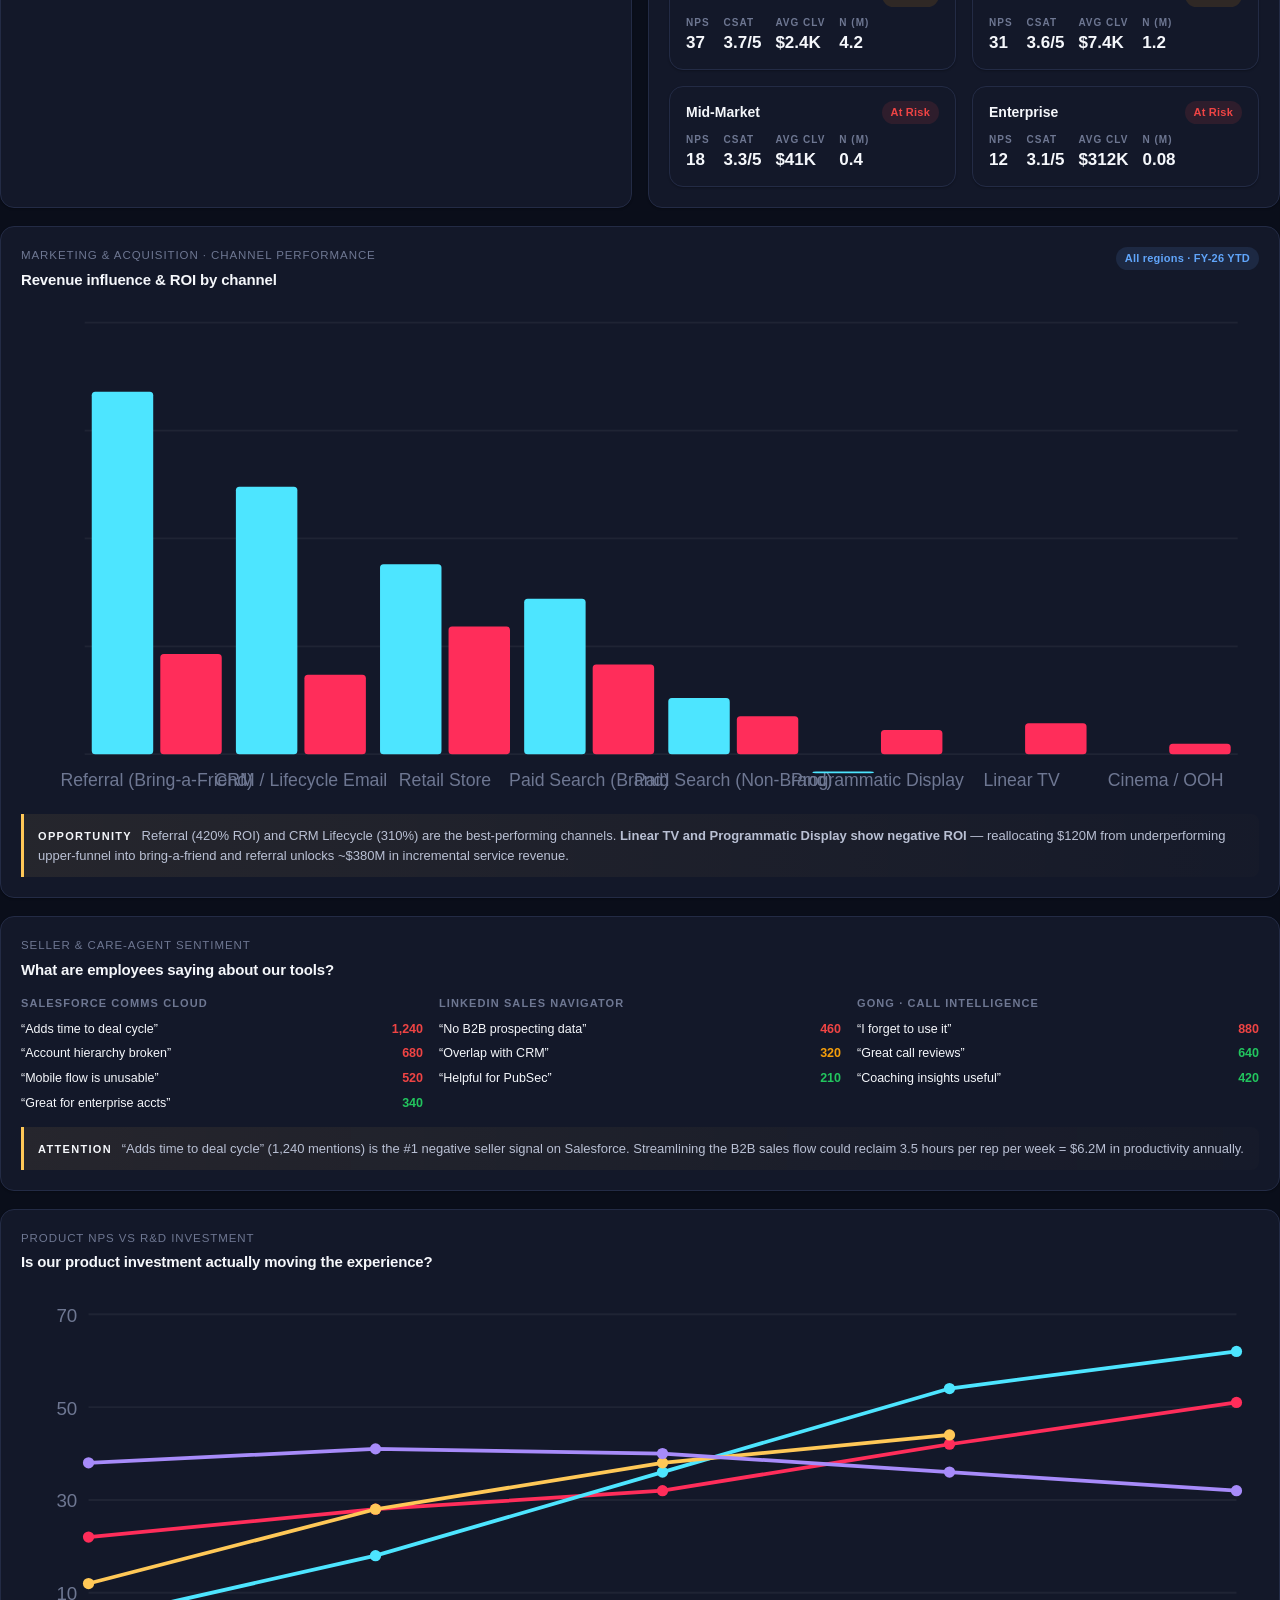
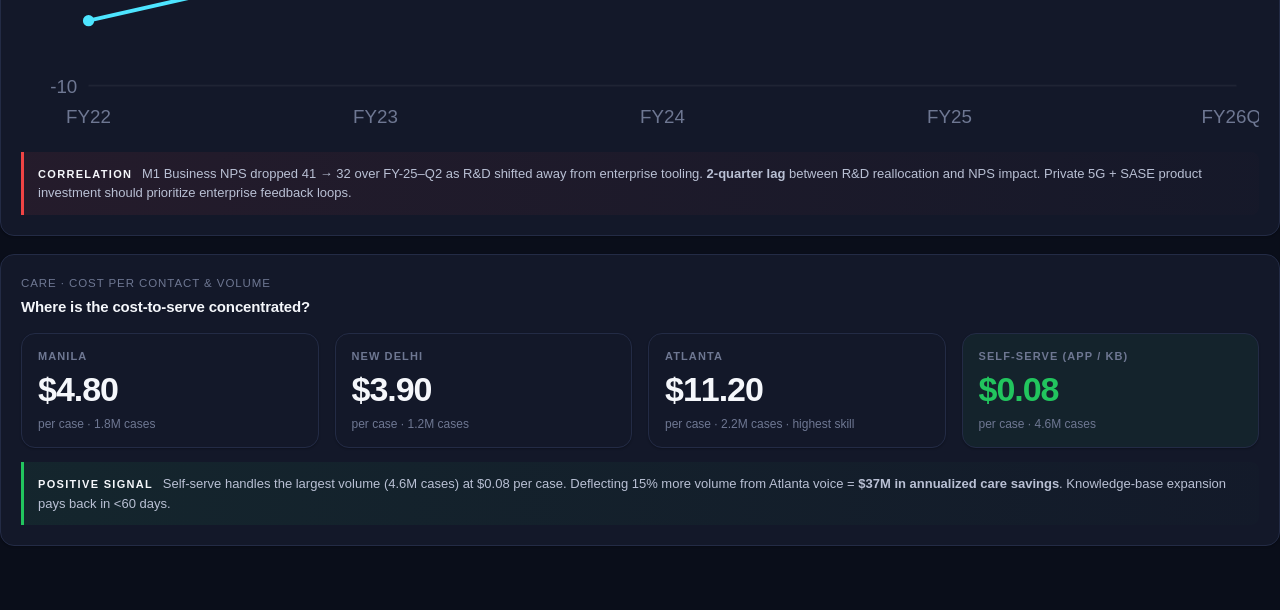
<file: cost-drivers/index.html>
<!doctype html>
<html lang="en">
<head>
  <meta charset="utf-8" />
  <meta name="viewport" content="width=device-width, initial-scale=1" />
  <title>Cost Drivers · Meridian One</title>
  <link rel="stylesheet" href="/assets/app.css?v=p2" />
</head>
<body>
  <div id="__nav__"></div>

  <main class="shell page stack">

    <!-- ============ COSTS OVERVIEW ============ -->
    <section class="panel">
      <div class="panel-head">
        <div>
          <div class="sub">How much is Meridian One spending?</div>
          <h3>Cost Overview · $9.4B total OpEx (FY-26 Q2)</h3>
        </div>
      </div>
      <div class="grid" style="grid-template-columns: 340px 1fr; gap: 24px;">
        <div id="cost-donut" style="width: 340px; height: 280px;"></div>
        <div id="cost-bars"></div>
      </div>
      <div class="attn">
        <span class="attn-title">Attention</span>
        Network & CapEx OpEx is <strong>34%</strong> of the cost base — consistent with US Tier-1 benchmarks (32–36%). The outlier is Customer Care at 17% — industry peers are running 12–14%. Cost-to-serve is the margin lever.
      </div>
    </section>

    <!-- ============ TOOL ENGAGEMENT ============ -->
    <section class="panel">
      <div class="panel-head">
        <div>
          <div class="sub">Technology · ROI</div>
          <h3>Are field + sales teams actually using the tech we pay for?</h3>
        </div>
      </div>
      <div class="tbl-scroll">
        <table class="tbl">
          <thead><tr><th>Tool</th><th>Cost / user</th><th>Usage</th><th>Device</th><th class="right">Opportunity</th></tr></thead>
          <tbody id="tool-tbl"></tbody>
        </table>
      </div>
      <div class="attn bad">
        <span class="attn-title">Waste</span>
        Gong licenses at <strong>$1,600/user</strong> and only <strong>41%</strong> adoption — that is $2.8M in unused seat cost. Either ramp usage via manager dashboards or resize the seat pool. LinkedIn Sales Nav likewise under-adopted on the B2B team.
      </div>
    </section>

    <!-- ============ CLV/CAC RATIO & CX BY SEGMENT ============ -->
    <section class="grid grid-2">
      <div class="panel">
        <div class="panel-head">
          <div>
            <div class="sub">Unit Economics</div>
            <h3>CLV : CAC by Segment</h3>
          </div>
        </div>
        <div class="grid grid-4">
          <div class="panel dense hollow" style="border:1px solid var(--brand-hairline);">
            <div class="muted uc">Postpaid</div><div class="big mono">6.2 : 1</div>
            <div class="muted" style="font-size: 11.5px;">Healthy · CAC $380</div>
          </div>
          <div class="panel dense hollow" style="border:1px solid var(--brand-hairline);">
            <div class="muted uc">Fiber HH</div><div class="big mono good">8.4 : 1</div>
            <div class="muted" style="font-size: 11.5px;">Best-in-class · CAC $420</div>
          </div>
          <div class="panel dense hollow" style="border:1px solid var(--brand-hairline);">
            <div class="muted uc">FWA HH</div><div class="big mono warn">3.8 : 1</div>
            <div class="muted" style="font-size: 11.5px;">Thin · CAC $540</div>
          </div>
          <div class="panel dense hollow" style="border:1px solid var(--brand-hairline);">
            <div class="muted uc">Enterprise</div><div class="big mono good">11.2 : 1</div>
            <div class="muted" style="font-size: 11.5px;">Long cycle, long life</div>
          </div>
        </div>
        <div class="attn">
          <span class="attn-title">Diagnosis</span>
          FWA unit economics are the softest — $540 acquisition against a $2,400 24-month CLV and elevated early churn. Every 1pp of FWA churn prevented = $14M protected.
        </div>
      </div>

      <div class="panel">
        <div class="panel-head"><div><div class="sub">Customer Experience by Segment</div><h3>NPS × CSAT × cohort size</h3></div></div>
        <div id="cx-segments" class="grid grid-2"></div>
      </div>
    </section>

    <!-- ============ CHANNEL ROI ============ -->
    <section class="panel">
      <div class="panel-head">
        <div><div class="sub">Marketing & Acquisition · Channel Performance</div><h3>Revenue influence &amp; ROI by channel</h3></div>
        <span class="pill pill-info">All regions · FY-26 YTD</span>
      </div>
      <div class="chart-wrap"><div id="channel-roi"></div></div>
      <div class="attn">
        <span class="attn-title">Opportunity</span>
        Referral (420% ROI) and CRM Lifecycle (310%) are the best-performing channels. <strong>Linear TV and Programmatic Display show negative ROI</strong> — reallocating $120M from underperforming upper-funnel into bring-a-friend and referral unlocks ~$380M in incremental service revenue.
      </div>
    </section>

    <!-- ============ EMPLOYEE SENTIMENT ON TOOLS ============ -->
    <section class="panel">
      <div class="panel-head">
        <div><div class="sub">Seller & Care-Agent Sentiment</div><h3>What are employees saying about our tools?</h3></div>
      </div>
      <div class="grid grid-3">
        <div>
          <div class="muted uc" style="margin-bottom: 8px;">Salesforce Comms Cloud</div>
          <div class="stack" style="gap: 6px;">
            <div class="row-between" style="font-size:12.5px;"><span>“Adds time to deal cycle”</span><span class="bad mono strong">1,240</span></div>
            <div class="row-between" style="font-size:12.5px;"><span>“Account hierarchy broken”</span><span class="bad mono strong">680</span></div>
            <div class="row-between" style="font-size:12.5px;"><span>“Mobile flow is unusable”</span><span class="bad mono strong">520</span></div>
            <div class="row-between" style="font-size:12.5px;"><span>“Great for enterprise accts”</span><span class="good mono strong">340</span></div>
          </div>
        </div>
        <div>
          <div class="muted uc" style="margin-bottom: 8px;">LinkedIn Sales Navigator</div>
          <div class="stack" style="gap: 6px;">
            <div class="row-between" style="font-size:12.5px;"><span>“No B2B prospecting data”</span><span class="bad mono strong">460</span></div>
            <div class="row-between" style="font-size:12.5px;"><span>“Overlap with CRM”</span><span class="warn mono strong">320</span></div>
            <div class="row-between" style="font-size:12.5px;"><span>“Helpful for PubSec”</span><span class="good mono strong">210</span></div>
          </div>
        </div>
        <div>
          <div class="muted uc" style="margin-bottom: 8px;">Gong · Call Intelligence</div>
          <div class="stack" style="gap: 6px;">
            <div class="row-between" style="font-size:12.5px;"><span>“I forget to use it”</span><span class="bad mono strong">880</span></div>
            <div class="row-between" style="font-size:12.5px;"><span>“Great call reviews”</span><span class="good mono strong">640</span></div>
            <div class="row-between" style="font-size:12.5px;"><span>“Coaching insights useful”</span><span class="good mono strong">420</span></div>
          </div>
        </div>
      </div>
      <div class="attn">
        <span class="attn-title">Attention</span>
        “Adds time to deal cycle” (1,240 mentions) is the #1 negative seller signal on Salesforce. Streamlining the B2B sales flow could reclaim 3.5 hours per rep per week = $6.2M in productivity annually.
      </div>
    </section>

    <!-- ============ PRODUCT NPS vs R&D ============ -->
    <section class="panel">
      <div class="panel-head">
        <div><div class="sub">Product NPS vs R&D Investment</div><h3>Is our product investment actually moving the experience?</h3></div>
      </div>
      <div class="chart-wrap"><div id="productnps"></div></div>
      <div class="attn bad">
        <span class="attn-title">Correlation</span>
        M1 Business NPS dropped 41 → 32 over FY-25–Q2 as R&D shifted away from enterprise tooling. <strong>2-quarter lag</strong> between R&D reallocation and NPS impact. Private 5G + SASE product investment should prioritize enterprise feedback loops.
      </div>
    </section>

    <!-- ============ CARE COST PER CONTACT ============ -->
    <section class="panel">
      <div class="panel-head">
        <div><div class="sub">Care · Cost per Contact &amp; Volume</div><h3>Where is the cost-to-serve concentrated?</h3></div>
      </div>
      <div class="grid grid-4">
        <div class="panel dense hollow" style="border:1px solid var(--brand-hairline);">
          <div class="muted uc">Manila</div>
          <div class="big mono">$4.80</div>
          <div class="muted" style="font-size:12px;">per case · 1.8M cases</div>
        </div>
        <div class="panel dense hollow" style="border:1px solid var(--brand-hairline);">
          <div class="muted uc">New Delhi</div>
          <div class="big mono">$3.90</div>
          <div class="muted" style="font-size:12px;">per case · 1.2M cases</div>
        </div>
        <div class="panel dense hollow" style="border:1px solid var(--brand-hairline);">
          <div class="muted uc">Atlanta</div>
          <div class="big mono">$11.20</div>
          <div class="muted" style="font-size:12px;">per case · 2.2M cases · highest skill</div>
        </div>
        <div class="panel dense hollow" style="border:1px solid var(--brand-hairline); background: rgba(34,197,94,0.06);">
          <div class="muted uc">Self-serve (App / KB)</div>
          <div class="big mono good">$0.08</div>
          <div class="muted" style="font-size:12px;">per case · 4.6M cases</div>
        </div>
      </div>
      <div class="attn good">
        <span class="attn-title">Positive Signal</span>
        Self-serve handles the largest volume (4.6M cases) at $0.08 per case. Deflecting 15% more volume from Atlanta voice = <strong>$37M in annualized care savings</strong>. Knowledge-base expansion pays back in &lt;60 days.
      </div>
    </section>

  </main>

  <script src="/assets/data.js?v=p2"></script>
  <script src="/assets/charts.js?v=p2"></script>
  <script src="/assets/nav.js?v=p2"></script>
  <script src="/assets/cost-drivers.js?v=p2"></script>
</body>
</html>
</file>
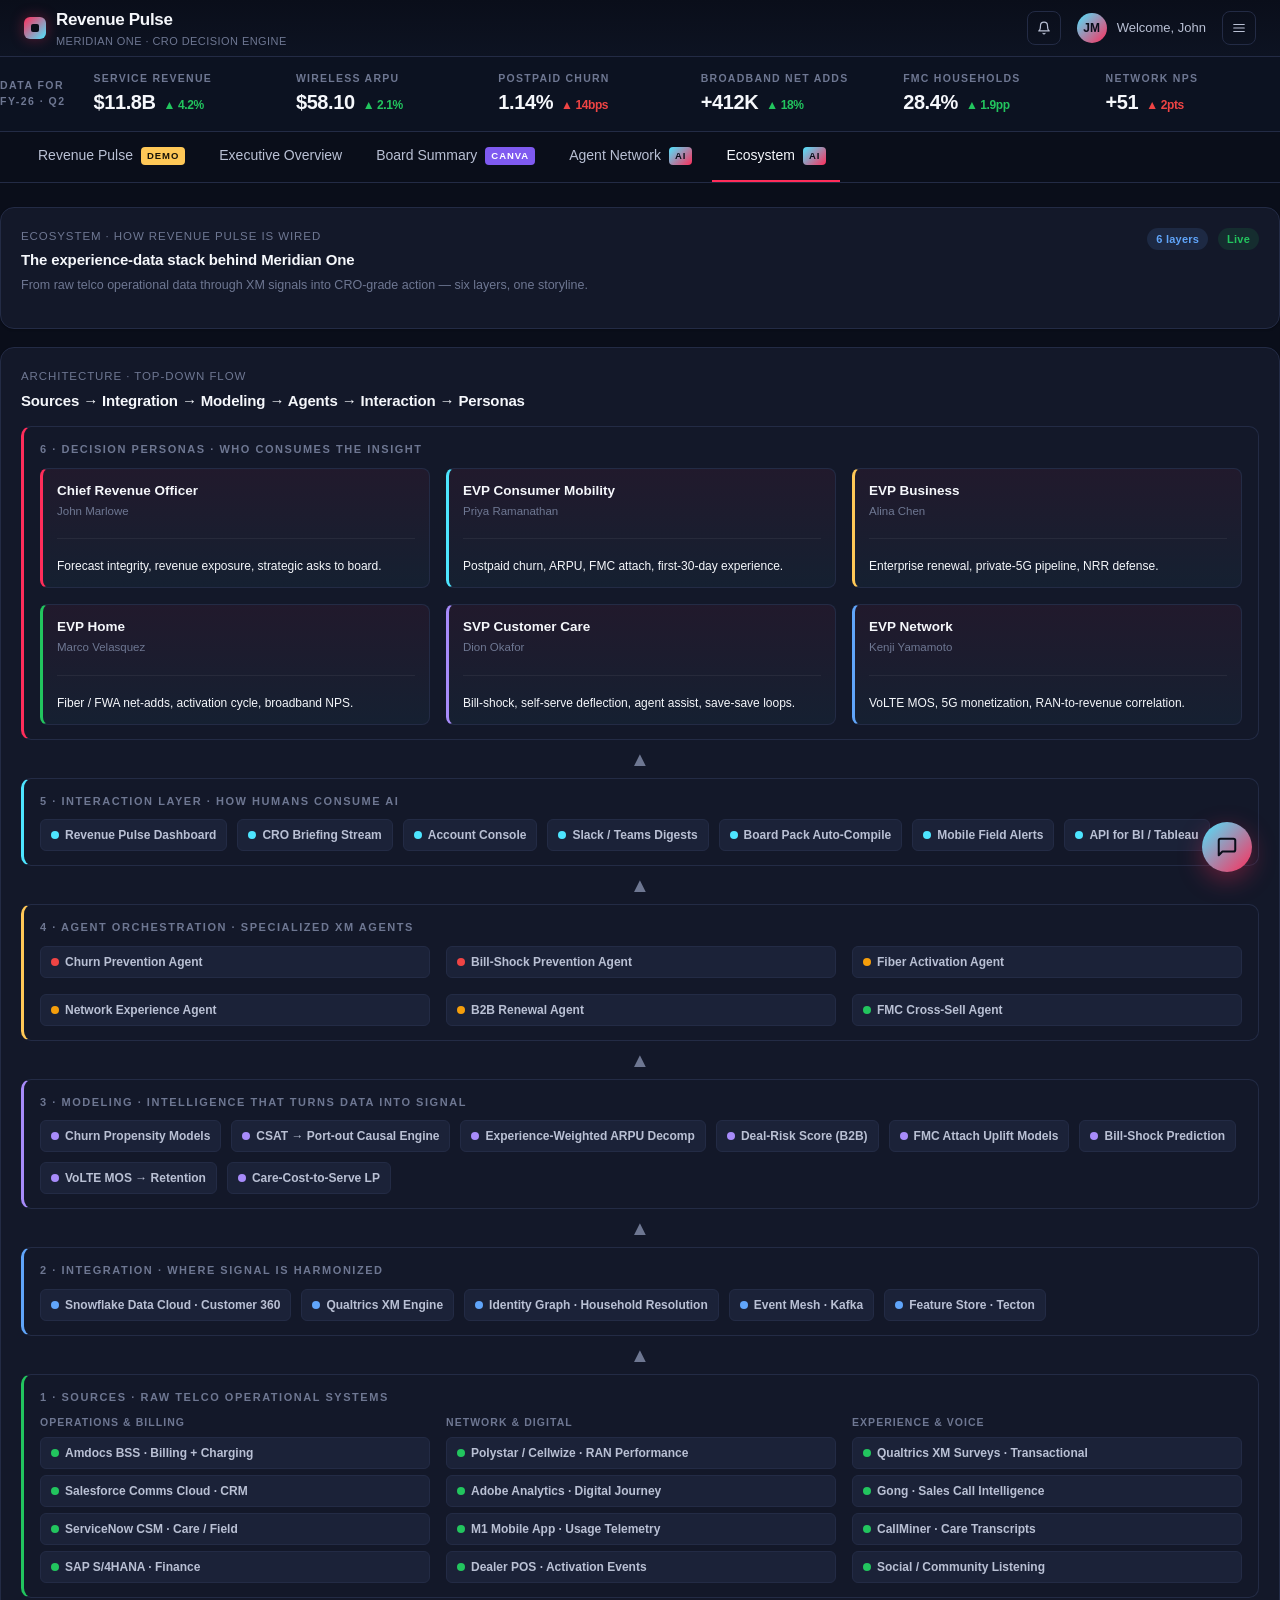
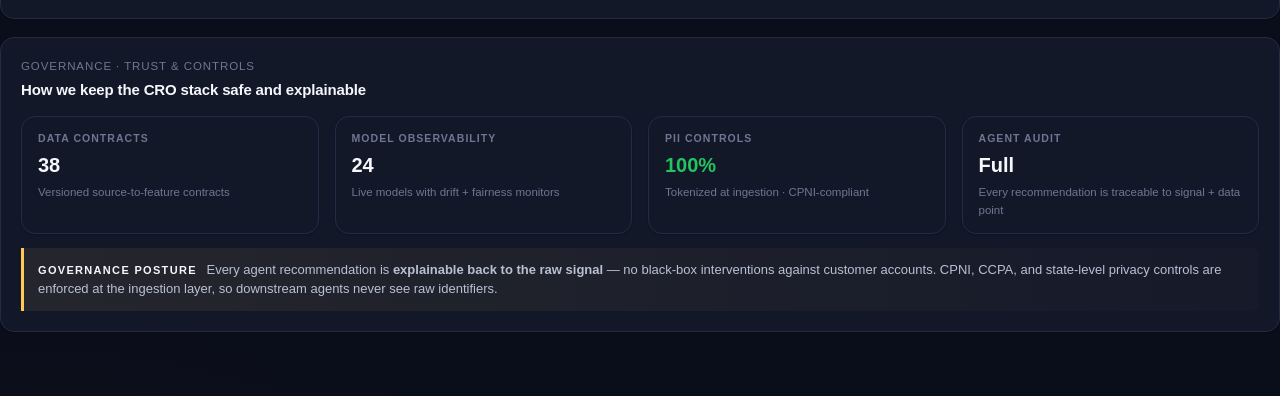
<file: ecosystem/index.html>
<!doctype html>
<html lang="en">
<head>
  <meta charset="utf-8" />
  <meta name="viewport" content="width=device-width, initial-scale=1" />
  <title>Ecosystem · Meridian One</title>
  <link rel="stylesheet" href="/assets/app.css?v=p2" />
  <style>
    .eco-layer{ background: var(--brand-surface); border: 1px solid var(--brand-hairline); border-radius: 10px; padding: 14px 16px; position: relative; }
    .eco-layer .layer-title{ font-size: 11px; letter-spacing: 0.14em; text-transform: uppercase; color: var(--text-lo); font-weight: 700; margin-bottom: 10px; }
    .eco-layer h4{ margin: 0 0 10px 0; font-size: 15.5px; color: var(--text-hi); }
    .eco-chip{ display: inline-flex; align-items: center; gap: 6px; padding: 6px 10px; background: var(--brand-elevated); border: 1px solid var(--brand-hairline); border-radius: 6px; font-size: 12px; font-weight: 600; }
    .eco-chip .dot{ width: 8px; height: 8px; border-radius: 50%; background: var(--brand-accent); }
    .eco-row{ display: flex; flex-wrap: wrap; gap: 10px; }
    .eco-arrow{ text-align: center; color: var(--text-lo); font-size: 20px; margin: 4px 0; }
    .eco-persona{ background: linear-gradient(180deg, rgba(255,45,90,0.06), rgba(77,229,255,0.04)); border: 1px solid var(--brand-hairline); border-left: 3px solid var(--brand-primary); border-radius: 8px; padding: 12px 14px; }
  </style>
</head>
<body>
  <div id="__nav__"></div>

  <main class="shell page stack">

    <!-- ============ HERO ============ -->
    <section class="panel">
      <div class="panel-head">
        <div>
          <div class="sub">Ecosystem · How Revenue Pulse is wired</div>
          <h3>The experience-data stack behind Meridian One</h3>
          <div class="muted mt-4" style="font-size: 12.5px;">From raw telco operational data through XM signals into CRO-grade action — six layers, one storyline.</div>
        </div>
        <div class="row gap-10">
          <span class="pill pill-info">6 layers</span>
          <span class="pill pill-good">Live</span>
        </div>
      </div>
    </section>

    <!-- ============ LAYERED ARCHITECTURE ============ -->
    <section class="panel">
      <div class="panel-head">
        <div><div class="sub">Architecture · Top-down flow</div><h3>Sources → Integration → Modeling → Agents → Interaction → Personas</h3></div>
      </div>

      <!-- Personas layer -->
      <div class="eco-layer" style="border-left: 3px solid var(--brand-primary);">
        <div class="layer-title">6 · Decision Personas · Who consumes the insight</div>
        <div class="grid grid-3">
          <div class="eco-persona">
            <div class="strong" style="font-size: 13.5px;">Chief Revenue Officer</div>
            <div class="muted" style="font-size: 11.5px; margin-top: 2px;">John Marlowe</div>
            <hr class="divider" />
            <div style="font-size: 12px; line-height: 1.5;">Forecast integrity, revenue exposure, strategic asks to board.</div>
          </div>
          <div class="eco-persona" style="border-left-color: var(--brand-accent);">
            <div class="strong" style="font-size: 13.5px;">EVP Consumer Mobility</div>
            <div class="muted" style="font-size: 11.5px; margin-top: 2px;">Priya Ramanathan</div>
            <hr class="divider" />
            <div style="font-size: 12px; line-height: 1.5;">Postpaid churn, ARPU, FMC attach, first-30-day experience.</div>
          </div>
          <div class="eco-persona" style="border-left-color: var(--brand-gold);">
            <div class="strong" style="font-size: 13.5px;">EVP Business</div>
            <div class="muted" style="font-size: 11.5px; margin-top: 2px;">Alina Chen</div>
            <hr class="divider" />
            <div style="font-size: 12px; line-height: 1.5;">Enterprise renewal, private-5G pipeline, NRR defense.</div>
          </div>
          <div class="eco-persona" style="border-left-color: var(--status-good);">
            <div class="strong" style="font-size: 13.5px;">EVP Home</div>
            <div class="muted" style="font-size: 11.5px; margin-top: 2px;">Marco Velasquez</div>
            <hr class="divider" />
            <div style="font-size: 12px; line-height: 1.5;">Fiber / FWA net-adds, activation cycle, broadband NPS.</div>
          </div>
          <div class="eco-persona" style="border-left-color: #A78BFA;">
            <div class="strong" style="font-size: 13.5px;">SVP Customer Care</div>
            <div class="muted" style="font-size: 11.5px; margin-top: 2px;">Dion Okafor</div>
            <hr class="divider" />
            <div style="font-size: 12px; line-height: 1.5;">Bill-shock, self-serve deflection, agent assist, save-save loops.</div>
          </div>
          <div class="eco-persona" style="border-left-color: #60A5FA;">
            <div class="strong" style="font-size: 13.5px;">EVP Network</div>
            <div class="muted" style="font-size: 11.5px; margin-top: 2px;">Kenji Yamamoto</div>
            <hr class="divider" />
            <div style="font-size: 12px; line-height: 1.5;">VoLTE MOS, 5G monetization, RAN-to-revenue correlation.</div>
          </div>
        </div>
      </div>
      <div class="eco-arrow">▲</div>

      <!-- Interaction Layer -->
      <div class="eco-layer" style="border-left: 3px solid var(--brand-accent);">
        <div class="layer-title">5 · Interaction Layer · How humans consume AI</div>
        <div class="eco-row">
          <span class="eco-chip"><span class="dot"></span>Revenue Pulse Dashboard</span>
          <span class="eco-chip"><span class="dot"></span>CRO Briefing Stream</span>
          <span class="eco-chip"><span class="dot"></span>Account Console</span>
          <span class="eco-chip"><span class="dot"></span>Slack / Teams Digests</span>
          <span class="eco-chip"><span class="dot"></span>Board Pack Auto-Compile</span>
          <span class="eco-chip"><span class="dot"></span>Mobile Field Alerts</span>
          <span class="eco-chip"><span class="dot"></span>API for BI / Tableau</span>
        </div>
      </div>
      <div class="eco-arrow">▲</div>

      <!-- Agent Orchestration Layer -->
      <div class="eco-layer" style="border-left: 3px solid var(--brand-gold);">
        <div class="layer-title">4 · Agent Orchestration · Specialized XM agents</div>
        <div class="grid grid-3">
          <div class="eco-chip" style="justify-content: flex-start;"><span class="dot" style="background: var(--status-bad);"></span>Churn Prevention Agent</div>
          <div class="eco-chip" style="justify-content: flex-start;"><span class="dot" style="background: var(--status-bad);"></span>Bill-Shock Prevention Agent</div>
          <div class="eco-chip" style="justify-content: flex-start;"><span class="dot" style="background: var(--status-warn);"></span>Fiber Activation Agent</div>
          <div class="eco-chip" style="justify-content: flex-start;"><span class="dot" style="background: var(--status-warn);"></span>Network Experience Agent</div>
          <div class="eco-chip" style="justify-content: flex-start;"><span class="dot" style="background: var(--status-warn);"></span>B2B Renewal Agent</div>
          <div class="eco-chip" style="justify-content: flex-start;"><span class="dot" style="background: var(--status-good);"></span>FMC Cross-Sell Agent</div>
        </div>
      </div>
      <div class="eco-arrow">▲</div>

      <!-- Modeling Layer -->
      <div class="eco-layer" style="border-left: 3px solid #A78BFA;">
        <div class="layer-title">3 · Modeling · Intelligence that turns data into signal</div>
        <div class="eco-row">
          <span class="eco-chip"><span class="dot" style="background:#A78BFA;"></span>Churn Propensity Models</span>
          <span class="eco-chip"><span class="dot" style="background:#A78BFA;"></span>CSAT → Port-out Causal Engine</span>
          <span class="eco-chip"><span class="dot" style="background:#A78BFA;"></span>Experience-Weighted ARPU Decomp</span>
          <span class="eco-chip"><span class="dot" style="background:#A78BFA;"></span>Deal-Risk Score (B2B)</span>
          <span class="eco-chip"><span class="dot" style="background:#A78BFA;"></span>FMC Attach Uplift Models</span>
          <span class="eco-chip"><span class="dot" style="background:#A78BFA;"></span>Bill-Shock Prediction</span>
          <span class="eco-chip"><span class="dot" style="background:#A78BFA;"></span>VoLTE MOS → Retention</span>
          <span class="eco-chip"><span class="dot" style="background:#A78BFA;"></span>Care-Cost-to-Serve LP</span>
        </div>
      </div>
      <div class="eco-arrow">▲</div>

      <!-- Integration Layer -->
      <div class="eco-layer" style="border-left: 3px solid #60A5FA;">
        <div class="layer-title">2 · Integration · Where signal is harmonized</div>
        <div class="eco-row">
          <span class="eco-chip"><span class="dot" style="background:#60A5FA;"></span>Snowflake Data Cloud · Customer 360</span>
          <span class="eco-chip"><span class="dot" style="background:#60A5FA;"></span>Qualtrics XM Engine</span>
          <span class="eco-chip"><span class="dot" style="background:#60A5FA;"></span>Identity Graph · Household Resolution</span>
          <span class="eco-chip"><span class="dot" style="background:#60A5FA;"></span>Event Mesh · Kafka</span>
          <span class="eco-chip"><span class="dot" style="background:#60A5FA;"></span>Feature Store · Tecton</span>
        </div>
      </div>
      <div class="eco-arrow">▲</div>

      <!-- Sources Layer -->
      <div class="eco-layer" style="border-left: 3px solid var(--status-good);">
        <div class="layer-title">1 · Sources · Raw telco operational systems</div>
        <div class="grid grid-3">
          <div>
            <div class="muted uc" style="font-size: 10.5px; margin-bottom: 6px;">Operations & Billing</div>
            <div class="stack" style="gap: 6px;">
              <span class="eco-chip" style="width: 100%;"><span class="dot" style="background: var(--status-good);"></span>Amdocs BSS · Billing + Charging</span>
              <span class="eco-chip" style="width: 100%;"><span class="dot" style="background: var(--status-good);"></span>Salesforce Comms Cloud · CRM</span>
              <span class="eco-chip" style="width: 100%;"><span class="dot" style="background: var(--status-good);"></span>ServiceNow CSM · Care / Field</span>
              <span class="eco-chip" style="width: 100%;"><span class="dot" style="background: var(--status-good);"></span>SAP S/4HANA · Finance</span>
            </div>
          </div>
          <div>
            <div class="muted uc" style="font-size: 10.5px; margin-bottom: 6px;">Network & Digital</div>
            <div class="stack" style="gap: 6px;">
              <span class="eco-chip" style="width: 100%;"><span class="dot" style="background: var(--status-good);"></span>Polystar / Cellwize · RAN Performance</span>
              <span class="eco-chip" style="width: 100%;"><span class="dot" style="background: var(--status-good);"></span>Adobe Analytics · Digital Journey</span>
              <span class="eco-chip" style="width: 100%;"><span class="dot" style="background: var(--status-good);"></span>M1 Mobile App · Usage Telemetry</span>
              <span class="eco-chip" style="width: 100%;"><span class="dot" style="background: var(--status-good);"></span>Dealer POS · Activation Events</span>
            </div>
          </div>
          <div>
            <div class="muted uc" style="font-size: 10.5px; margin-bottom: 6px;">Experience & Voice</div>
            <div class="stack" style="gap: 6px;">
              <span class="eco-chip" style="width: 100%;"><span class="dot" style="background: var(--status-good);"></span>Qualtrics XM Surveys · Transactional</span>
              <span class="eco-chip" style="width: 100%;"><span class="dot" style="background: var(--status-good);"></span>Gong · Sales Call Intelligence</span>
              <span class="eco-chip" style="width: 100%;"><span class="dot" style="background: var(--status-good);"></span>CallMiner · Care Transcripts</span>
              <span class="eco-chip" style="width: 100%;"><span class="dot" style="background: var(--status-good);"></span>Social / Community Listening</span>
            </div>
          </div>
        </div>
      </div>
    </section>

    <!-- ============ GOVERNANCE & TRUST ============ -->
    <section class="panel">
      <div class="panel-head">
        <div><div class="sub">Governance · Trust &amp; Controls</div><h3>How we keep the CRO stack safe and explainable</h3></div>
      </div>
      <div class="grid grid-4">
        <div class="panel dense hollow" style="border:1px solid var(--brand-hairline);">
          <div class="muted uc" style="font-size:10.5px;">Data Contracts</div>
          <div class="mono strong" style="font-size: 20px; margin-top: 4px;">38</div>
          <div class="muted" style="font-size: 11.5px; margin-top: 4px;">Versioned source-to-feature contracts</div>
        </div>
        <div class="panel dense hollow" style="border:1px solid var(--brand-hairline);">
          <div class="muted uc" style="font-size:10.5px;">Model Observability</div>
          <div class="mono strong" style="font-size: 20px; margin-top: 4px;">24</div>
          <div class="muted" style="font-size: 11.5px; margin-top: 4px;">Live models with drift + fairness monitors</div>
        </div>
        <div class="panel dense hollow" style="border:1px solid var(--brand-hairline);">
          <div class="muted uc" style="font-size:10.5px;">PII Controls</div>
          <div class="mono strong good" style="font-size: 20px; margin-top: 4px;">100%</div>
          <div class="muted" style="font-size: 11.5px; margin-top: 4px;">Tokenized at ingestion · CPNI-compliant</div>
        </div>
        <div class="panel dense hollow" style="border:1px solid var(--brand-hairline);">
          <div class="muted uc" style="font-size:10.5px;">Agent Audit</div>
          <div class="mono strong" style="font-size: 20px; margin-top: 4px;">Full</div>
          <div class="muted" style="font-size: 11.5px; margin-top: 4px;">Every recommendation is traceable to signal + data point</div>
        </div>
      </div>
      <div class="attn">
        <span class="attn-title">Governance Posture</span>
        Every agent recommendation is <strong>explainable back to the raw signal</strong> — no black-box interventions against customer accounts. CPNI, CCPA, and state-level privacy controls are enforced at the ingestion layer, so downstream agents never see raw identifiers.
      </div>
    </section>

  </main>

  <script src="/assets/data.js?v=p2"></script>
  <script src="/assets/charts.js?v=p2"></script>
  <script src="/assets/nav.js?v=p2"></script>
</body>
</html>
</file>
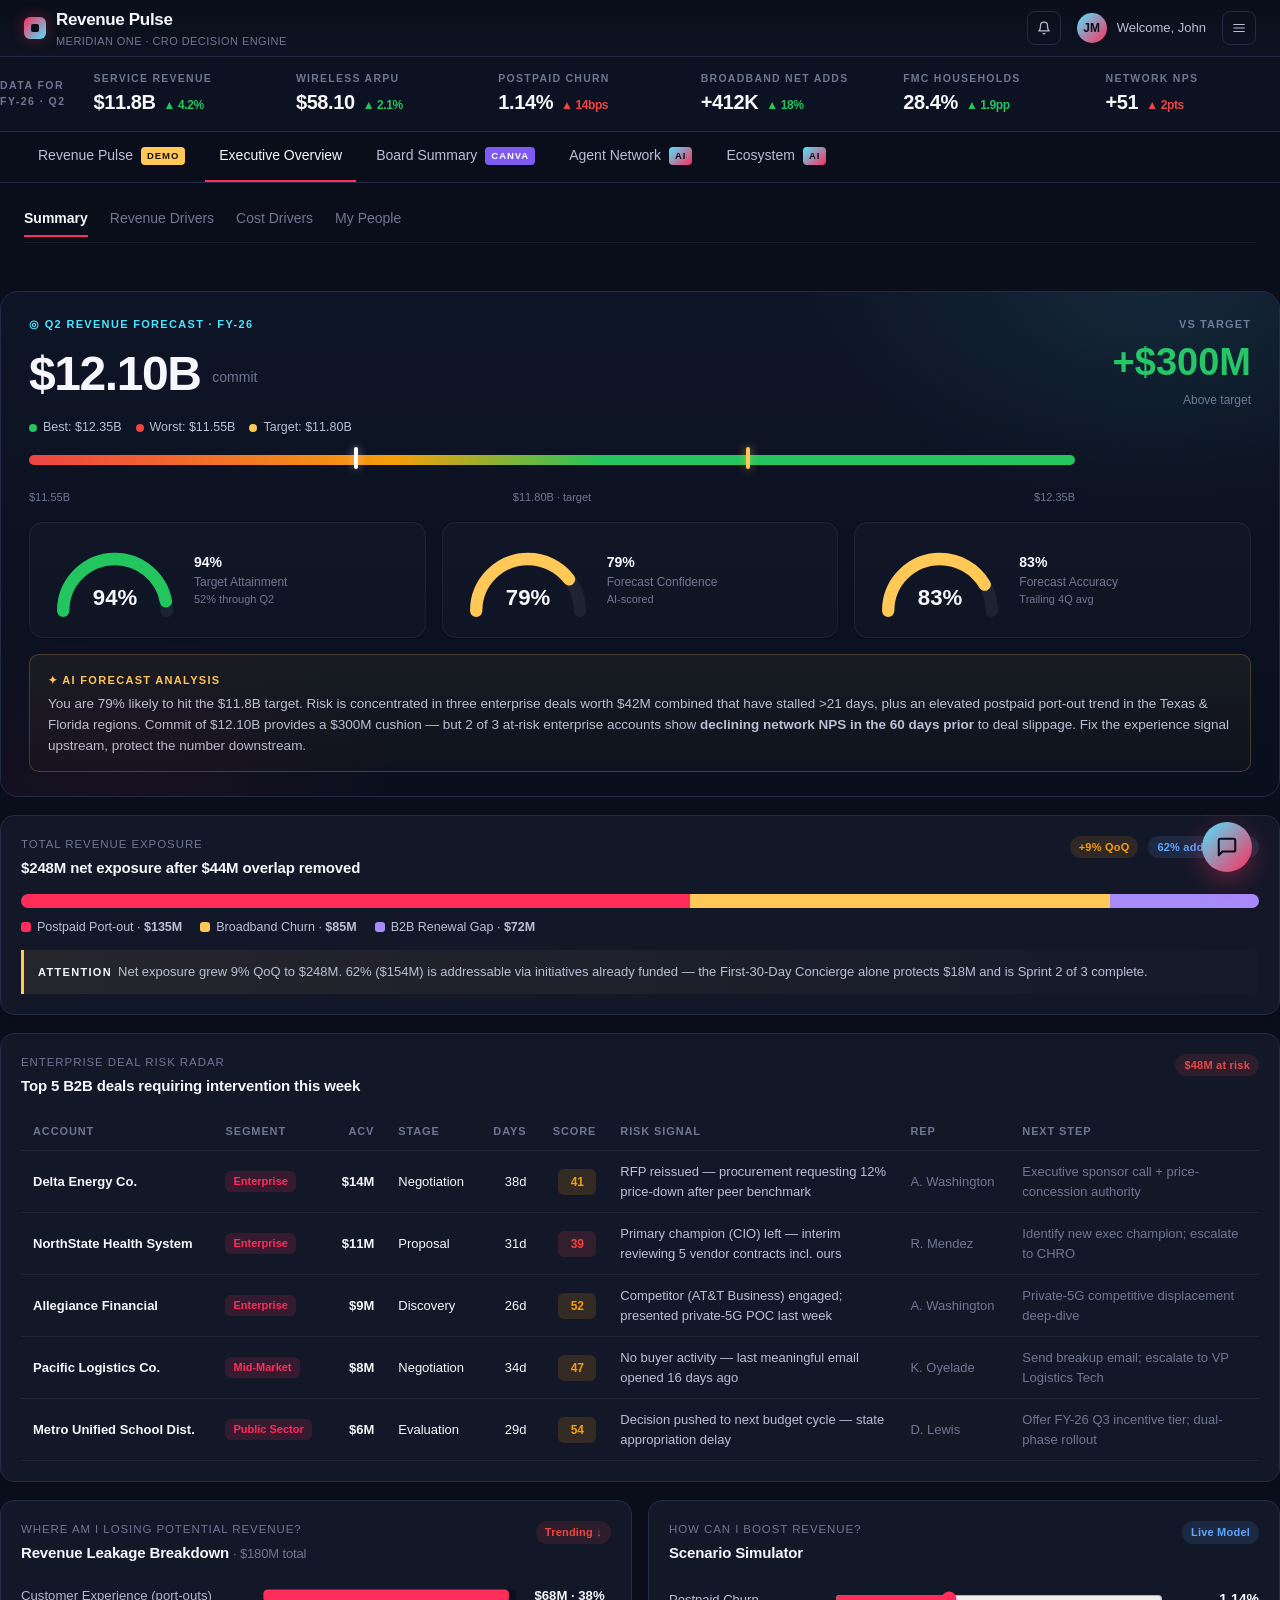
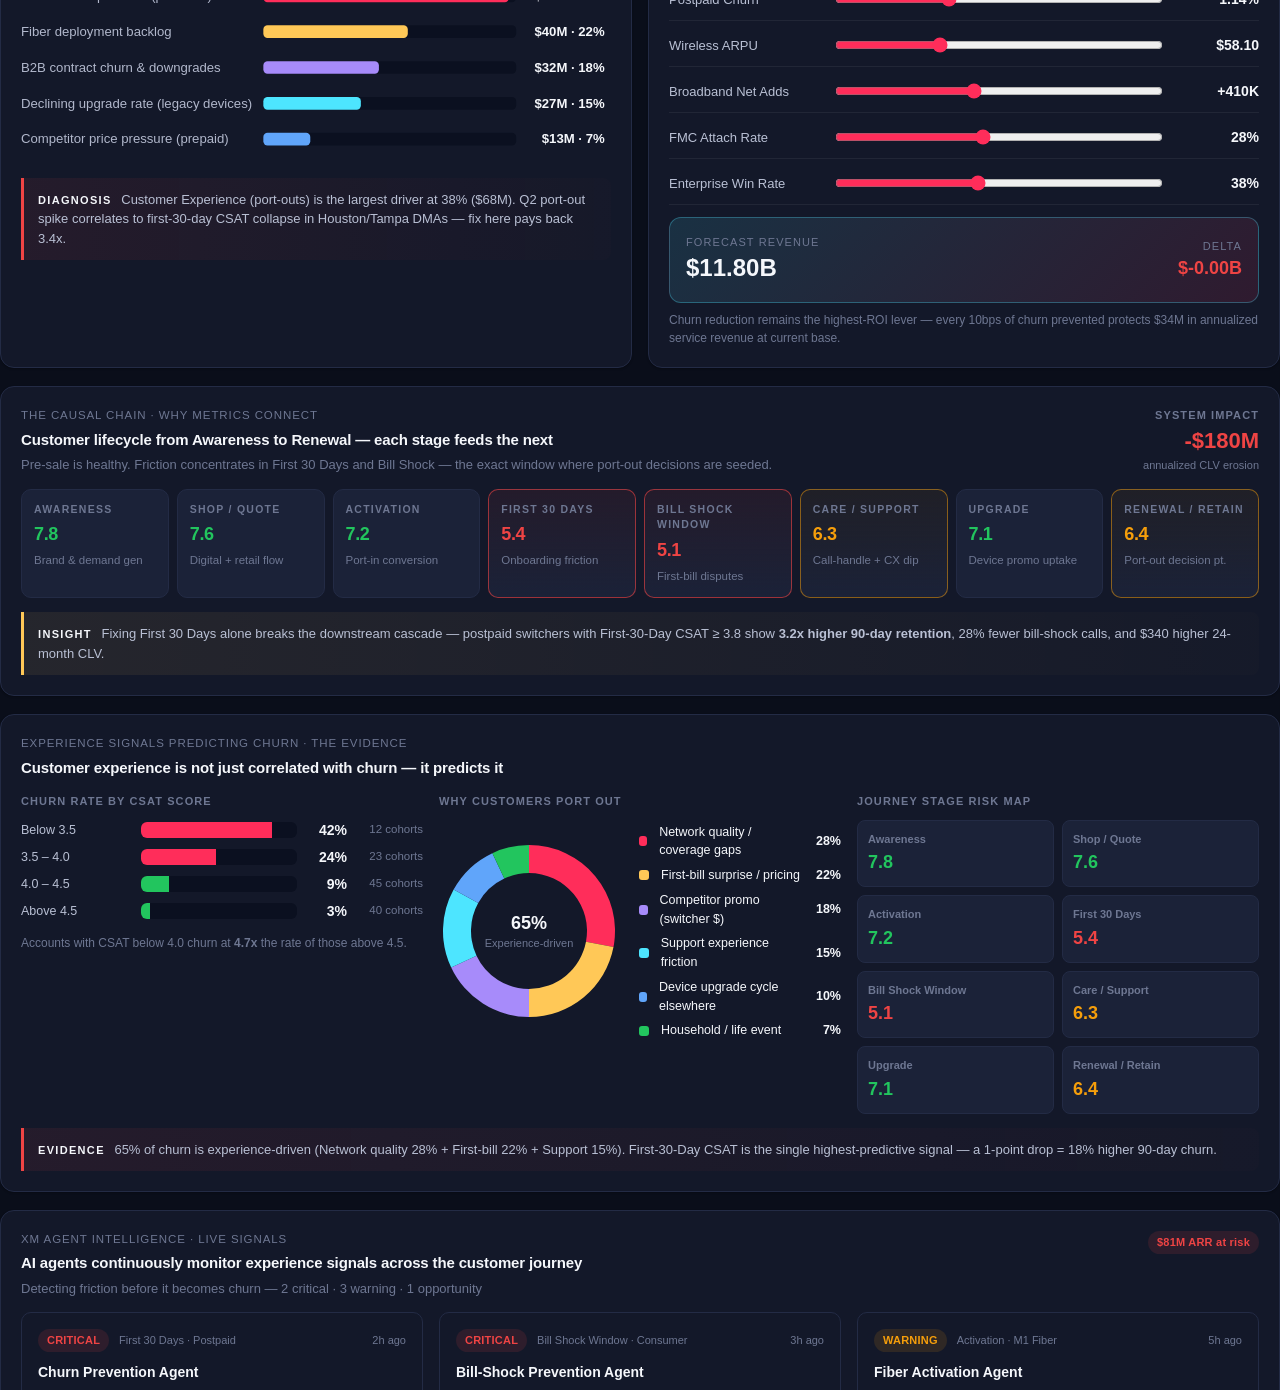
<file: executive-overview/index.html>
<!doctype html>
<html lang="en">
<head>
  <meta charset="utf-8" />
  <meta http-equiv="refresh" content="0; url=/" />
  <title>Revenue Pulse · Meridian One</title>
</head>
<body>
  <p>Redirecting to <a href="/">Executive Overview</a>…</p>
</body>
</html>
</file>
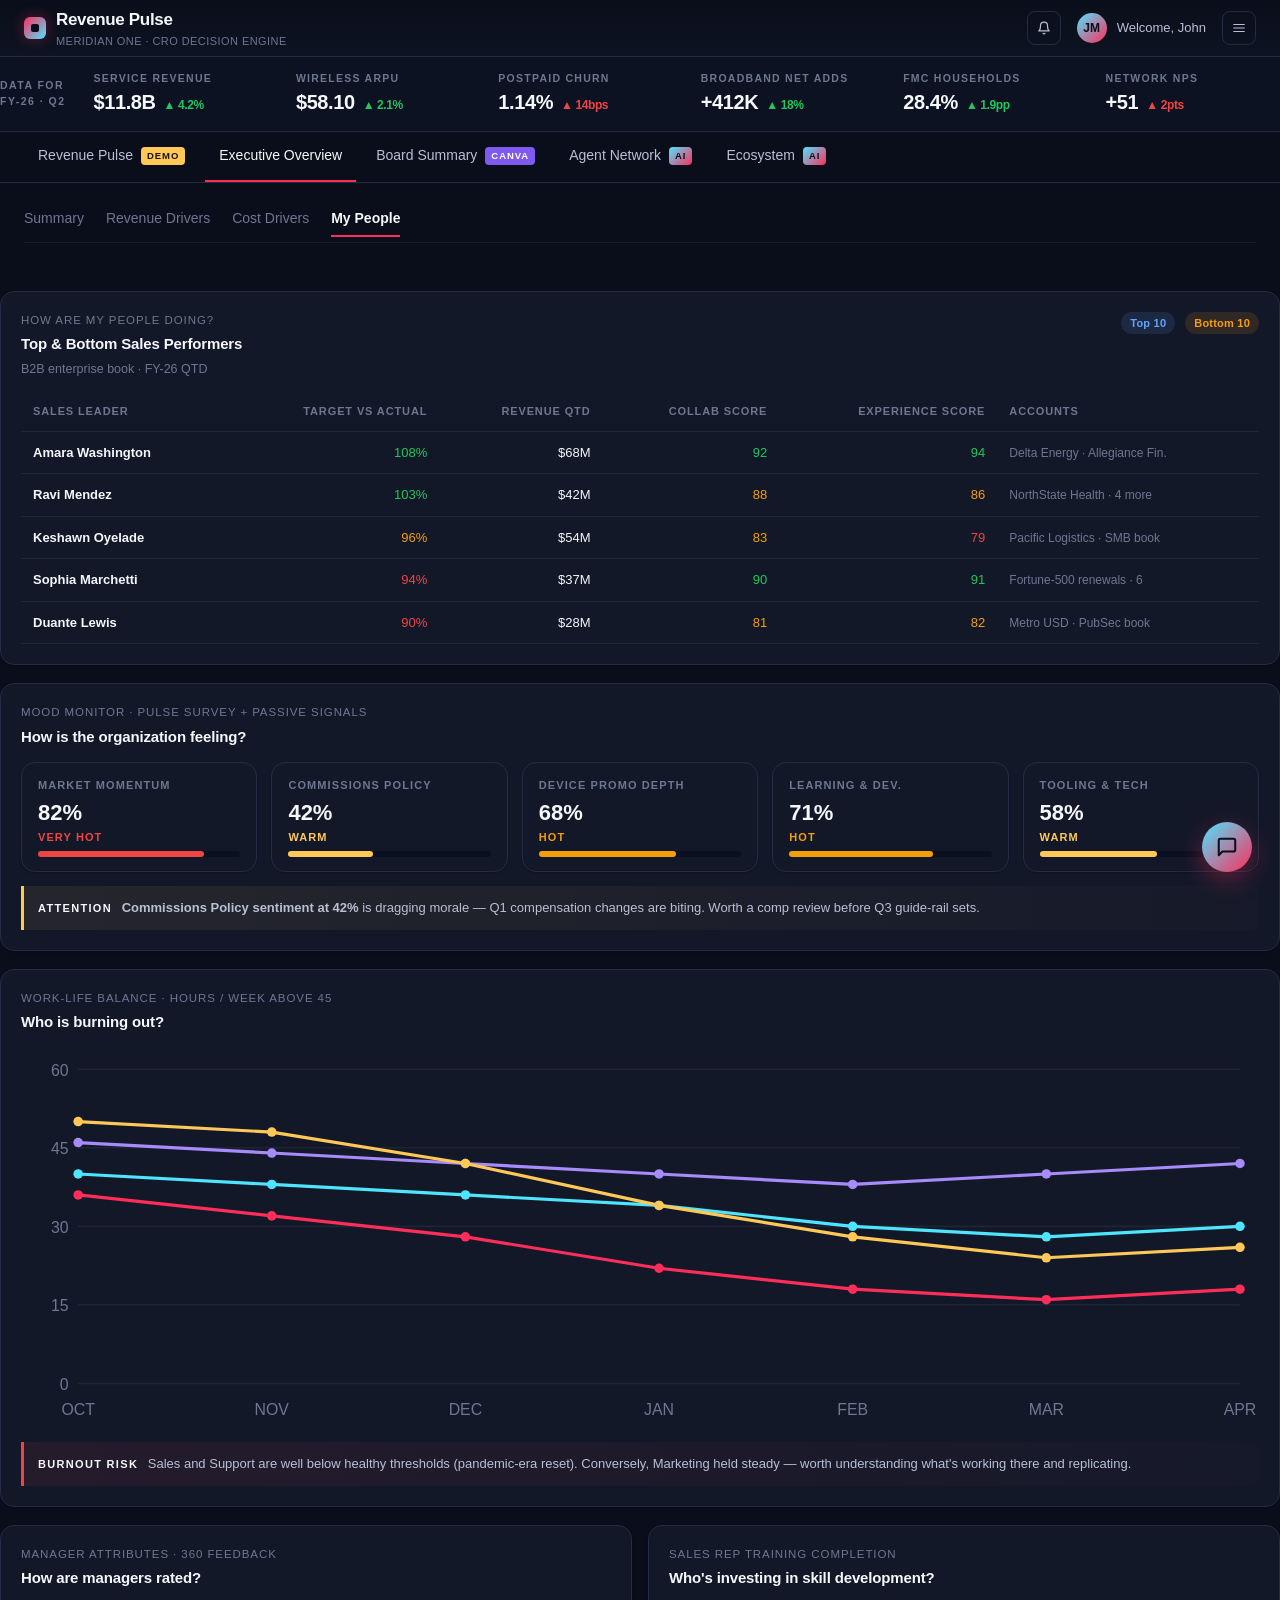
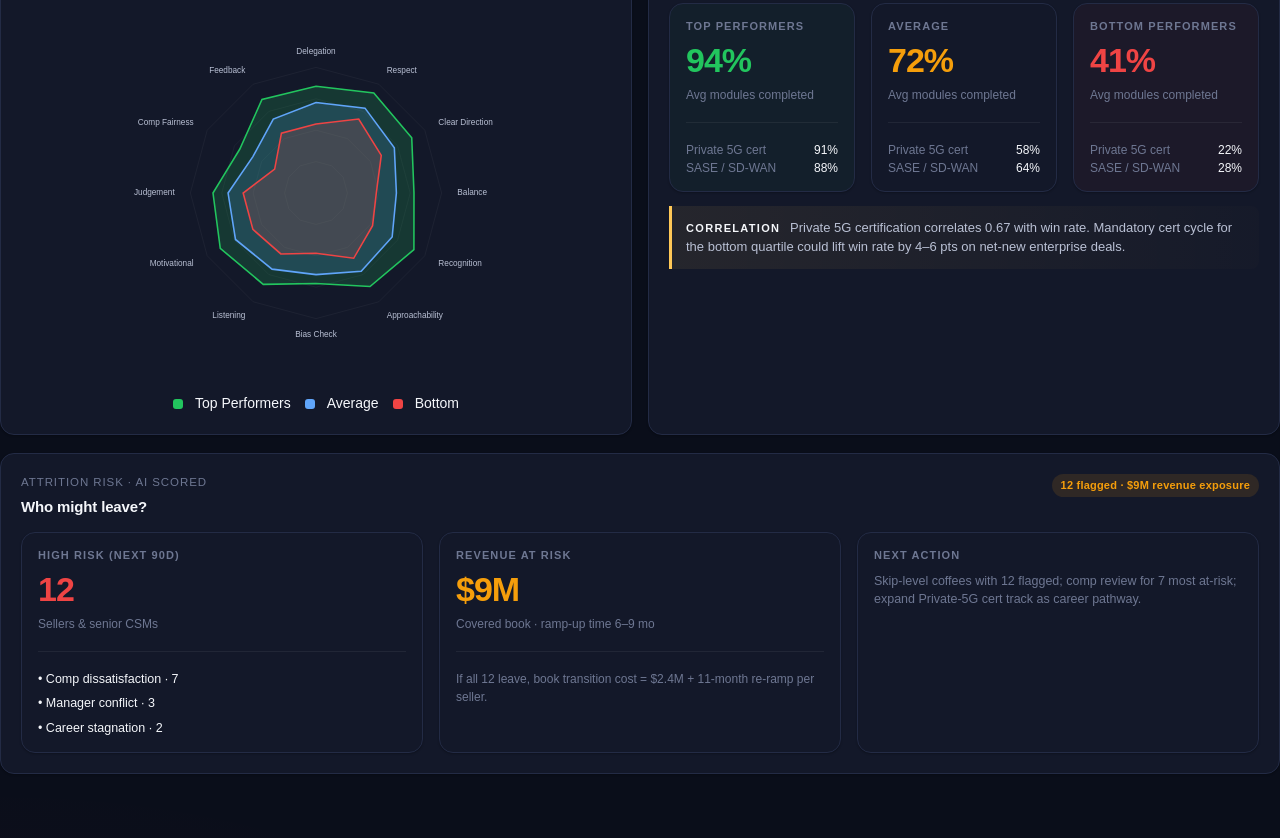
<file: my-people/index.html>
<!doctype html>
<html lang="en">
<head>
  <meta charset="utf-8" />
  <meta name="viewport" content="width=device-width, initial-scale=1" />
  <title>My People · Meridian One</title>
  <link rel="stylesheet" href="/assets/app.css?v=p2" />
</head>
<body>
  <div id="__nav__"></div>

  <main class="shell page stack">

    <!-- ============ TOP PERFORMERS ============ -->
    <section class="panel">
      <div class="panel-head">
        <div>
          <div class="sub">How are my people doing?</div>
          <h3>Top &amp; Bottom Sales Performers</h3>
          <div class="muted mt-4" style="font-size: 12.5px;">B2B enterprise book · FY-26 QTD</div>
        </div>
        <div class="row gap-10">
          <button class="pill pill-info" style="border:none;">Top 10</button>
          <button class="pill pill-warn" style="border:none;">Bottom 10</button>
        </div>
      </div>
      <div class="tbl-scroll">
        <table class="tbl">
          <thead><tr><th>Sales Leader</th><th class="right">Target vs Actual</th><th class="right">Revenue QTD</th><th class="right">Collab Score</th><th class="right">Experience Score</th><th>Accounts</th></tr></thead>
          <tbody id="rep-tbl"></tbody>
        </table>
      </div>
    </section>

    <!-- ============ MOOD MONITOR ============ -->
    <section class="panel">
      <div class="panel-head">
        <div><div class="sub">Mood Monitor · Pulse survey + passive signals</div><h3>How is the organization feeling?</h3></div>
      </div>
      <div class="grid" id="mood-grid" style="grid-template-columns: repeat(5, 1fr); gap: 14px;"></div>
      <div class="attn">
        <span class="attn-title">Attention</span>
        <strong>Commissions Policy sentiment at 42%</strong> is dragging morale — Q1 compensation changes are biting. Worth a comp review before Q3 guide-rail sets.
      </div>
    </section>

    <!-- ============ WORK LIFE BALANCE ============ -->
    <section class="panel">
      <div class="panel-head">
        <div><div class="sub">Work-Life Balance · Hours / week above 45</div><h3>Who is burning out?</h3></div>
      </div>
      <div class="chart-wrap"><div id="wlb-chart"></div></div>
      <div class="attn bad">
        <span class="attn-title">Burnout Risk</span>
        Sales and Support are well below healthy thresholds (pandemic-era reset). Conversely, Marketing held steady — worth understanding what's working there and replicating.
      </div>
    </section>

    <!-- ============ MANAGER ATTRIBUTES ============ -->
    <section class="grid grid-2">
      <div class="panel">
        <div class="panel-head"><div><div class="sub">Manager Attributes · 360 Feedback</div><h3>How are managers rated?</h3></div></div>
        <div class="row" style="justify-content: center; align-items: center;">
          <div id="mgr-radar" style="width: 380px; height: 380px;"></div>
        </div>
        <div class="row gap-14" style="justify-content: center; margin-top: 10px;">
          <span class="row gap-6"><span class="legend-dot" style="background:#22C55E"></span>Top Performers</span>
          <span class="row gap-6"><span class="legend-dot" style="background:#60A5FA"></span>Average</span>
          <span class="row gap-6"><span class="legend-dot" style="background:#EF4444"></span>Bottom</span>
        </div>
      </div>

      <div class="panel">
        <div class="panel-head"><div><div class="sub">Sales Rep Training Completion</div><h3>Who's investing in skill development?</h3></div></div>
        <div class="grid grid-3">
          <div class="panel dense hollow" style="border:1px solid var(--brand-hairline); background:rgba(34,197,94,0.04);">
            <div class="uc muted">Top performers</div>
            <div class="big mono good">94%</div>
            <div class="muted" style="font-size:12px;">Avg modules completed</div>
            <hr class="divider"/>
            <div class="row-between" style="font-size:12px;"><span class="muted">Private 5G cert</span><span class="mono">91%</span></div>
            <div class="row-between" style="font-size:12px;"><span class="muted">SASE / SD-WAN</span><span class="mono">88%</span></div>
          </div>
          <div class="panel dense hollow" style="border:1px solid var(--brand-hairline);">
            <div class="uc muted">Average</div>
            <div class="big mono warn">72%</div>
            <div class="muted" style="font-size:12px;">Avg modules completed</div>
            <hr class="divider"/>
            <div class="row-between" style="font-size:12px;"><span class="muted">Private 5G cert</span><span class="mono">58%</span></div>
            <div class="row-between" style="font-size:12px;"><span class="muted">SASE / SD-WAN</span><span class="mono">64%</span></div>
          </div>
          <div class="panel dense hollow" style="border:1px solid var(--brand-hairline); background:rgba(239,68,68,0.04);">
            <div class="uc muted">Bottom performers</div>
            <div class="big mono bad">41%</div>
            <div class="muted" style="font-size:12px;">Avg modules completed</div>
            <hr class="divider"/>
            <div class="row-between" style="font-size:12px;"><span class="muted">Private 5G cert</span><span class="mono">22%</span></div>
            <div class="row-between" style="font-size:12px;"><span class="muted">SASE / SD-WAN</span><span class="mono">28%</span></div>
          </div>
        </div>
        <div class="attn">
          <span class="attn-title">Correlation</span>
          Private 5G certification correlates 0.67 with win rate. Mandatory cert cycle for the bottom quartile could lift win rate by 4–6 pts on net-new enterprise deals.
        </div>
      </div>
    </section>

    <!-- ============ ATTRITION RISK ============ -->
    <section class="panel">
      <div class="panel-head">
        <div><div class="sub">Attrition Risk · AI Scored</div><h3>Who might leave?</h3></div>
        <span class="pill pill-warn">12 flagged · $9M revenue exposure</span>
      </div>
      <div class="grid grid-3">
        <div class="panel dense">
          <div class="uc muted">High Risk (next 90d)</div>
          <div class="big mono bad">12</div>
          <div class="muted" style="font-size:12px;">Sellers &amp; senior CSMs</div>
          <hr class="divider"/>
          <div class="stack" style="gap:6px; font-size: 12.5px;">
            <div>• Comp dissatisfaction · 7</div>
            <div>• Manager conflict · 3</div>
            <div>• Career stagnation · 2</div>
          </div>
        </div>
        <div class="panel dense">
          <div class="uc muted">Revenue at Risk</div>
          <div class="big mono warn">$9M</div>
          <div class="muted" style="font-size:12px;">Covered book · ramp-up time 6–9 mo</div>
          <hr class="divider"/>
          <div class="muted" style="font-size:12px;">If all 12 leave, book transition cost = $2.4M + 11-month re-ramp per seller.</div>
        </div>
        <div class="panel dense">
          <div class="uc muted">Next Action</div>
          <div class="muted mt-8" style="font-size:12.5px;">Skip-level coffees with 12 flagged; comp review for 7 most at-risk; expand Private-5G cert track as career pathway.</div>
        </div>
      </div>
    </section>

  </main>

  <script src="/assets/data.js?v=p2"></script>
  <script src="/assets/charts.js?v=p2"></script>
  <script src="/assets/nav.js?v=p2"></script>
  <script src="/assets/my-people.js?v=p2"></script>
</body>
</html>
</file>
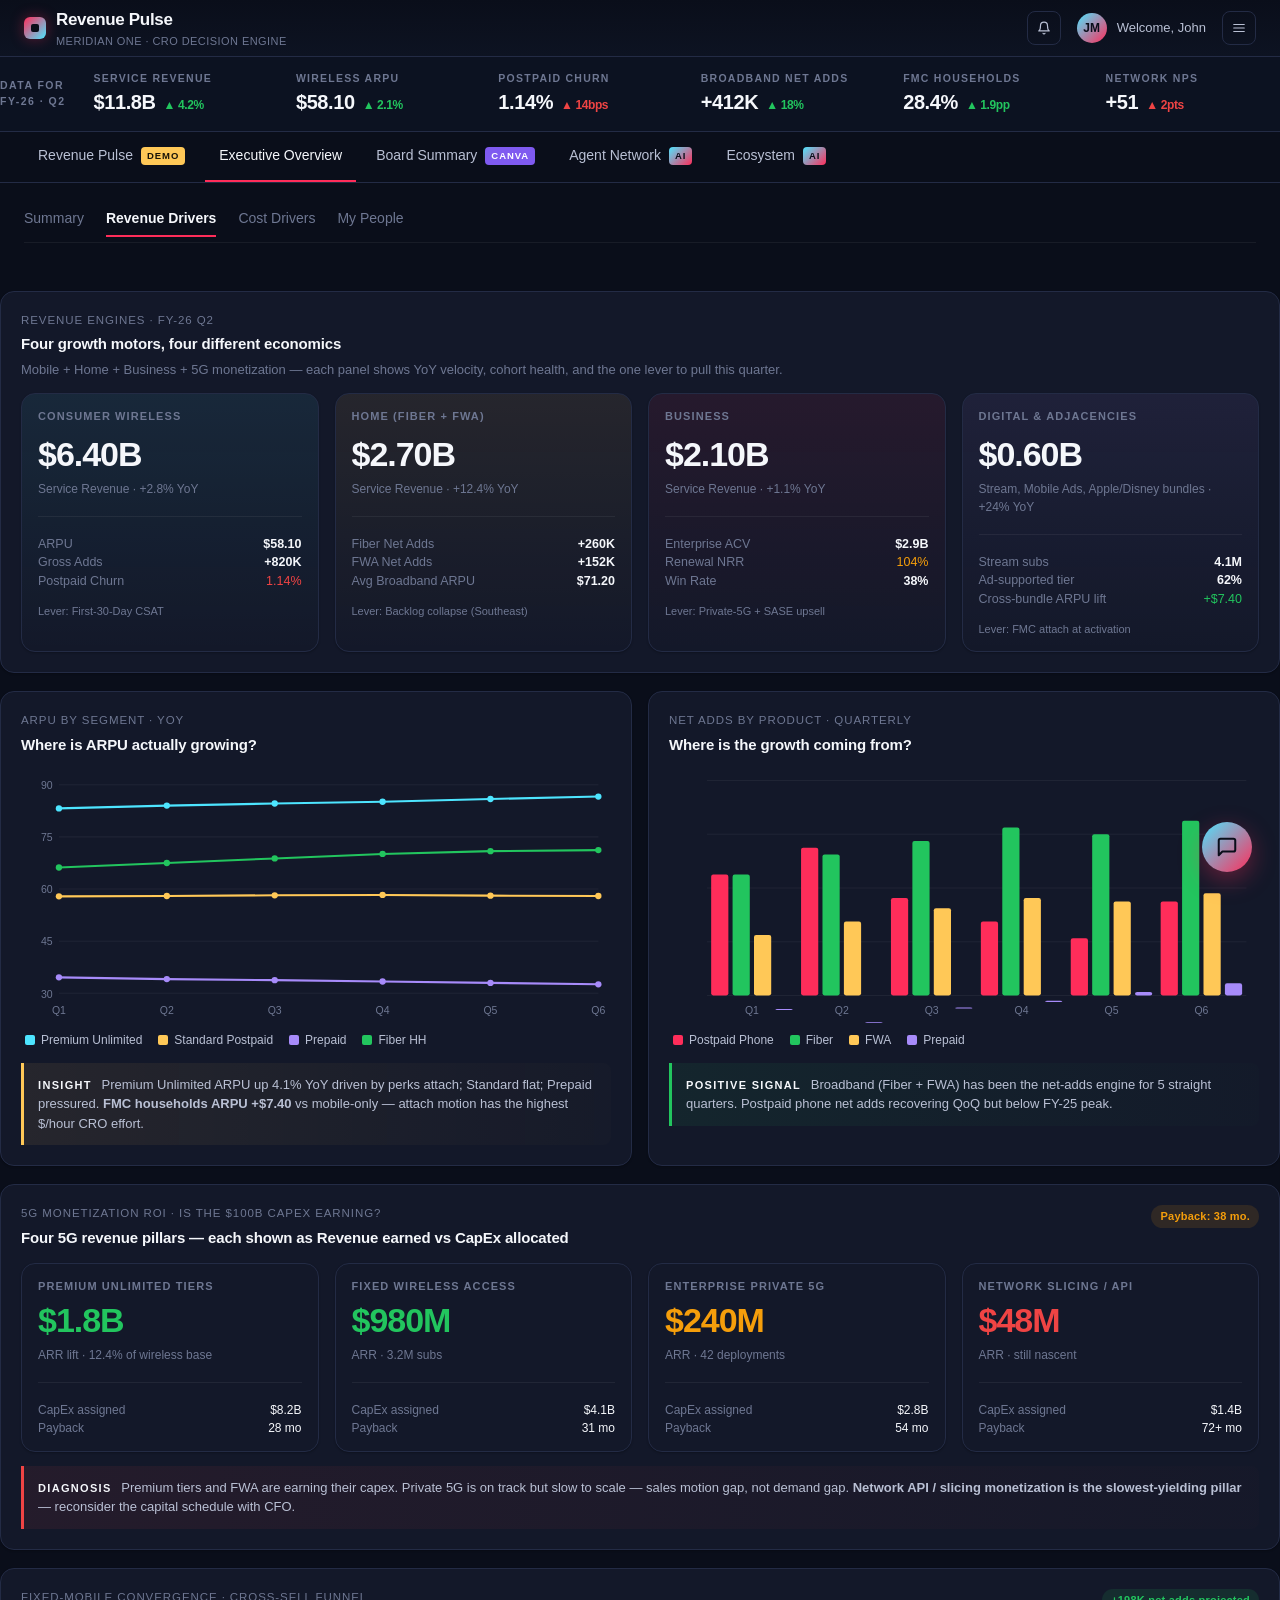
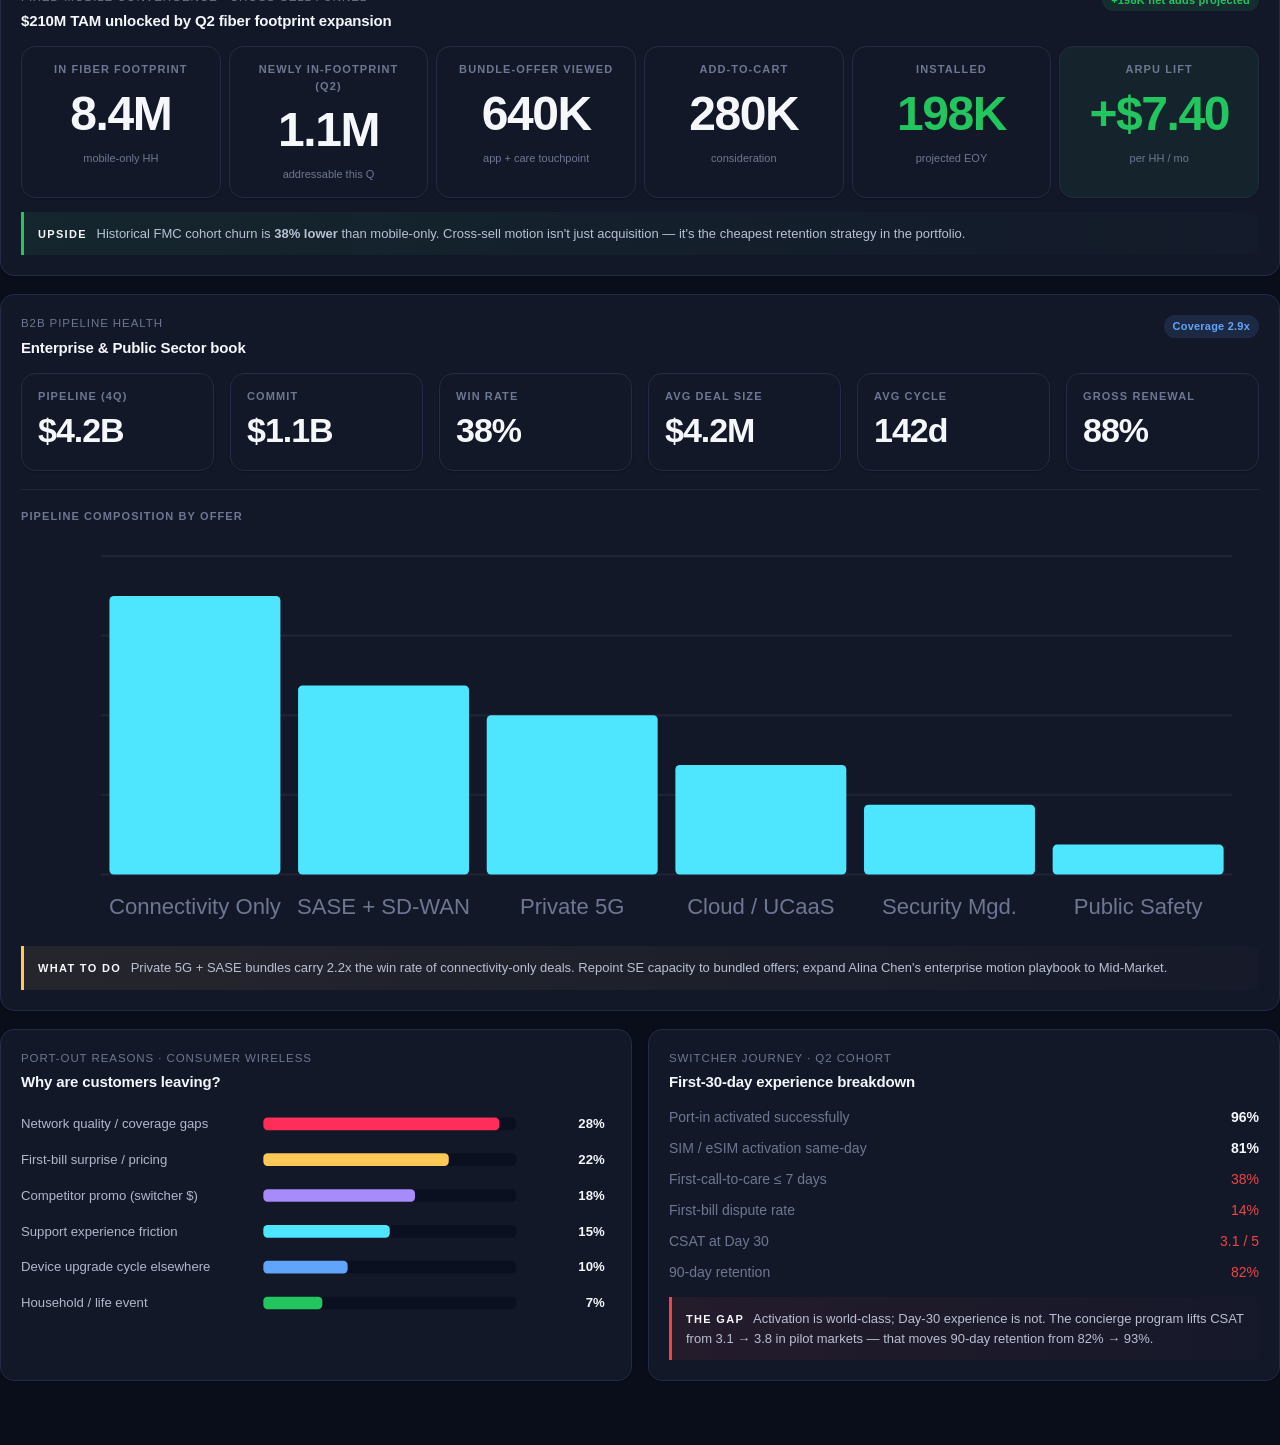
<file: revenue-drivers/index.html>
<!doctype html>
<html lang="en">
<head>
  <meta charset="utf-8" />
  <meta name="viewport" content="width=device-width, initial-scale=1" />
  <title>Revenue Drivers · Meridian One</title>
  <link rel="stylesheet" href="/assets/app.css?v=p2" />
</head>
<body>
  <div id="__nav__"></div>

  <main class="shell page stack">

    <!-- ============ HEADLINE: 4 REVENUE ENGINES ============ -->
    <section class="panel">
      <div class="panel-head">
        <div>
          <div class="sub">Revenue Engines · FY-26 Q2</div>
          <h3>Four growth motors, four different economics</h3>
          <div class="muted mt-4" style="font-size:13px;">Mobile + Home + Business + 5G monetization — each panel shows YoY velocity, cohort health, and the one lever to pull this quarter.</div>
        </div>
      </div>
      <div class="grid grid-4">
        <div class="panel dense" style="background: linear-gradient(180deg, rgba(77,229,255,0.08), transparent);">
          <div class="uc muted">Consumer Wireless</div>
          <div class="big mono" style="margin-top: 4px;">$6.40B</div>
          <div class="muted" style="font-size:12px;">Service Revenue · +2.8% YoY</div>
          <hr class="divider"/>
          <div class="row-between" style="font-size:12.5px;"><span class="muted">ARPU</span><span class="mono strong">$58.10</span></div>
          <div class="row-between" style="font-size:12.5px;"><span class="muted">Gross Adds</span><span class="mono strong">+820K</span></div>
          <div class="row-between" style="font-size:12.5px;"><span class="muted">Postpaid Churn</span><span class="mono bad">1.14%</span></div>
          <div class="muted mt-12" style="font-size:11px;">Lever: First-30-Day CSAT</div>
        </div>

        <div class="panel dense" style="background: linear-gradient(180deg, rgba(255,200,87,0.08), transparent);">
          <div class="uc muted">Home (Fiber + FWA)</div>
          <div class="big mono" style="margin-top: 4px;">$2.70B</div>
          <div class="muted" style="font-size:12px;">Service Revenue · +12.4% YoY</div>
          <hr class="divider"/>
          <div class="row-between" style="font-size:12.5px;"><span class="muted">Fiber Net Adds</span><span class="mono strong">+260K</span></div>
          <div class="row-between" style="font-size:12.5px;"><span class="muted">FWA Net Adds</span><span class="mono strong">+152K</span></div>
          <div class="row-between" style="font-size:12.5px;"><span class="muted">Avg Broadband ARPU</span><span class="mono strong">$71.20</span></div>
          <div class="muted mt-12" style="font-size:11px;">Lever: Backlog collapse (Southeast)</div>
        </div>

        <div class="panel dense" style="background: linear-gradient(180deg, rgba(255,45,90,0.08), transparent);">
          <div class="uc muted">Business</div>
          <div class="big mono" style="margin-top: 4px;">$2.10B</div>
          <div class="muted" style="font-size:12px;">Service Revenue · +1.1% YoY</div>
          <hr class="divider"/>
          <div class="row-between" style="font-size:12.5px;"><span class="muted">Enterprise ACV</span><span class="mono strong">$2.9B</span></div>
          <div class="row-between" style="font-size:12.5px;"><span class="muted">Renewal NRR</span><span class="mono warn">104%</span></div>
          <div class="row-between" style="font-size:12.5px;"><span class="muted">Win Rate</span><span class="mono strong">38%</span></div>
          <div class="muted mt-12" style="font-size:11px;">Lever: Private-5G + SASE upsell</div>
        </div>

        <div class="panel dense" style="background: linear-gradient(180deg, rgba(167,139,250,0.08), transparent);">
          <div class="uc muted">Digital & Adjacencies</div>
          <div class="big mono" style="margin-top: 4px;">$0.60B</div>
          <div class="muted" style="font-size:12px;">Stream, Mobile Ads, Apple/Disney bundles · +24% YoY</div>
          <hr class="divider"/>
          <div class="row-between" style="font-size:12.5px;"><span class="muted">Stream subs</span><span class="mono strong">4.1M</span></div>
          <div class="row-between" style="font-size:12.5px;"><span class="muted">Ad-supported tier</span><span class="mono strong">62%</span></div>
          <div class="row-between" style="font-size:12.5px;"><span class="muted">Cross-bundle ARPU lift</span><span class="mono good">+$7.40</span></div>
          <div class="muted mt-12" style="font-size:11px;">Lever: FMC attach at activation</div>
        </div>
      </div>
    </section>

    <!-- ============ ARPU SEGMENT STACK ============ -->
    <section class="grid grid-2">
      <div class="panel">
        <div class="panel-head">
          <div><div class="sub">ARPU by Segment · YoY</div><h3>Where is ARPU actually growing?</h3></div>
        </div>
        <div class="chart-wrap"><div id="arpu-chart"></div></div>
        <div class="chart-legend" id="arpu-legend"></div>
        <div class="attn">
          <span class="attn-title">Insight</span>
          Premium Unlimited ARPU up 4.1% YoY driven by perks attach; Standard flat; Prepaid pressured. <strong>FMC households ARPU +$7.40</strong> vs mobile-only — attach motion has the highest $/hour CRO effort.
        </div>
      </div>
      <div class="panel">
        <div class="panel-head">
          <div><div class="sub">Net Adds by Product · Quarterly</div><h3>Where is the growth coming from?</h3></div>
        </div>
        <div class="chart-wrap"><div id="netadds-chart"></div></div>
        <div class="chart-legend" id="netadds-legend"></div>
        <div class="attn good">
          <span class="attn-title">Positive Signal</span>
          Broadband (Fiber + FWA) has been the net-adds engine for 5 straight quarters. Postpaid phone net adds recovering QoQ but below FY-25 peak.
        </div>
      </div>
    </section>

    <!-- ============ 5G MONETIZATION ROI ============ -->
    <section class="panel">
      <div class="panel-head">
        <div>
          <div class="sub">5G Monetization ROI · Is the $100B capex earning?</div>
          <h3>Four 5G revenue pillars — each shown as Revenue earned vs CapEx allocated</h3>
        </div>
        <span class="pill pill-warn">Payback: 38 mo.</span>
      </div>
      <div class="grid grid-4">
        <div class="panel dense">
          <div class="uc muted">Premium Unlimited Tiers</div>
          <div class="big mono good">$1.8B</div>
          <div class="muted" style="font-size:12px;">ARR lift · 12.4% of wireless base</div>
          <hr class="divider"/>
          <div class="row-between" style="font-size:12px;"><span class="muted">CapEx assigned</span><span class="mono">$8.2B</span></div>
          <div class="row-between" style="font-size:12px;"><span class="muted">Payback</span><span class="mono">28 mo</span></div>
        </div>
        <div class="panel dense">
          <div class="uc muted">Fixed Wireless Access</div>
          <div class="big mono good">$980M</div>
          <div class="muted" style="font-size:12px;">ARR · 3.2M subs</div>
          <hr class="divider"/>
          <div class="row-between" style="font-size:12px;"><span class="muted">CapEx assigned</span><span class="mono">$4.1B</span></div>
          <div class="row-between" style="font-size:12px;"><span class="muted">Payback</span><span class="mono">31 mo</span></div>
        </div>
        <div class="panel dense">
          <div class="uc muted">Enterprise Private 5G</div>
          <div class="big mono warn">$240M</div>
          <div class="muted" style="font-size:12px;">ARR · 42 deployments</div>
          <hr class="divider"/>
          <div class="row-between" style="font-size:12px;"><span class="muted">CapEx assigned</span><span class="mono">$2.8B</span></div>
          <div class="row-between" style="font-size:12px;"><span class="muted">Payback</span><span class="mono">54 mo</span></div>
        </div>
        <div class="panel dense">
          <div class="uc muted">Network Slicing / API</div>
          <div class="big mono bad">$48M</div>
          <div class="muted" style="font-size:12px;">ARR · still nascent</div>
          <hr class="divider"/>
          <div class="row-between" style="font-size:12px;"><span class="muted">CapEx assigned</span><span class="mono">$1.4B</span></div>
          <div class="row-between" style="font-size:12px;"><span class="muted">Payback</span><span class="mono">72+ mo</span></div>
        </div>
      </div>
      <div class="attn bad">
        <span class="attn-title">Diagnosis</span>
        Premium tiers and FWA are earning their capex. Private 5G is on track but slow to scale — sales motion gap, not demand gap. <strong>Network API / slicing monetization is the slowest-yielding pillar</strong> — reconsider the capital schedule with CFO.
      </div>
    </section>

    <!-- ============ FMC CROSS-SELL FUNNEL ============ -->
    <section class="panel">
      <div class="panel-head">
        <div>
          <div class="sub">Fixed-Mobile Convergence · Cross-sell Funnel</div>
          <h3>$210M TAM unlocked by Q2 fiber footprint expansion</h3>
        </div>
        <span class="pill pill-good">+198K net adds projected</span>
      </div>
      <div class="grid grid-6" style="gap: 8px;">
        <div class="panel dense hollow" style="text-align:center; border:1px solid var(--brand-hairline);">
          <div class="muted uc">In fiber footprint</div>
          <div class="xlarge mono">8.4M</div>
          <div class="muted" style="font-size:11px;">mobile-only HH</div>
        </div>
        <div class="panel dense hollow" style="text-align:center; border:1px solid var(--brand-hairline);">
          <div class="muted uc">Newly in-footprint (Q2)</div>
          <div class="xlarge mono">1.1M</div>
          <div class="muted" style="font-size:11px;">addressable this Q</div>
        </div>
        <div class="panel dense hollow" style="text-align:center; border:1px solid var(--brand-hairline);">
          <div class="muted uc">Bundle-offer viewed</div>
          <div class="xlarge mono">640K</div>
          <div class="muted" style="font-size:11px;">app + care touchpoint</div>
        </div>
        <div class="panel dense hollow" style="text-align:center; border:1px solid var(--brand-hairline);">
          <div class="muted uc">Add-to-cart</div>
          <div class="xlarge mono">280K</div>
          <div class="muted" style="font-size:11px;">consideration</div>
        </div>
        <div class="panel dense hollow" style="text-align:center; border:1px solid var(--brand-hairline);">
          <div class="muted uc">Installed</div>
          <div class="xlarge mono good">198K</div>
          <div class="muted" style="font-size:11px;">projected EOY</div>
        </div>
        <div class="panel dense hollow" style="text-align:center; border:1px solid var(--brand-hairline); background:rgba(34,197,94,0.06);">
          <div class="muted uc">ARPU lift</div>
          <div class="xlarge mono good">+$7.40</div>
          <div class="muted" style="font-size:11px;">per HH / mo</div>
        </div>
      </div>
      <div class="attn good">
        <span class="attn-title">Upside</span>
        Historical FMC cohort churn is <strong>38% lower</strong> than mobile-only. Cross-sell motion isn't just acquisition — it's the cheapest retention strategy in the portfolio.
      </div>
    </section>

    <!-- ============ B2B PIPELINE HEALTH ============ -->
    <section class="panel">
      <div class="panel-head">
        <div><div class="sub">B2B Pipeline Health</div><h3>Enterprise & Public Sector book</h3></div>
        <span class="pill pill-info">Coverage 2.9x</span>
      </div>
      <div class="grid grid-6">
        <div class="panel dense"><div class="uc muted">Pipeline (4Q)</div><div class="big mono">$4.2B</div></div>
        <div class="panel dense"><div class="uc muted">Commit</div><div class="big mono">$1.1B</div></div>
        <div class="panel dense"><div class="uc muted">Win Rate</div><div class="big mono">38%</div></div>
        <div class="panel dense"><div class="uc muted">Avg Deal Size</div><div class="big mono">$4.2M</div></div>
        <div class="panel dense"><div class="uc muted">Avg Cycle</div><div class="big mono">142d</div></div>
        <div class="panel dense"><div class="uc muted">Gross Renewal</div><div class="big mono">88%</div></div>
      </div>
      <hr class="divider"/>
      <div class="uc muted" style="margin-bottom: 10px;">Pipeline composition by offer</div>
      <div class="chart-wrap"><div id="b2b-comp"></div></div>
      <div class="attn">
        <span class="attn-title">What to do</span>
        Private 5G + SASE bundles carry 2.2x the win rate of connectivity-only deals. Repoint SE capacity to bundled offers; expand Alina Chen's enterprise motion playbook to Mid-Market.
      </div>
    </section>

    <!-- ============ CONSUMER CHURN DEEP DIVE ============ -->
    <section class="grid grid-2">
      <div class="panel">
        <div class="panel-head"><div><div class="sub">Port-out Reasons · Consumer Wireless</div><h3>Why are customers leaving?</h3></div></div>
        <div class="chart-wrap"><div id="port-reasons"></div></div>
      </div>
      <div class="panel">
        <div class="panel-head"><div><div class="sub">Switcher Journey · Q2 Cohort</div><h3>First-30-day experience breakdown</h3></div></div>
        <div class="stack" style="gap: 10px;">
          <div class="row-between"><span class="muted">Port-in activated successfully</span><span class="mono strong">96%</span></div>
          <div class="row-between"><span class="muted">SIM / eSIM activation same-day</span><span class="mono strong">81%</span></div>
          <div class="row-between"><span class="muted">First-call-to-care ≤ 7 days</span><span class="mono bad">38%</span></div>
          <div class="row-between"><span class="muted">First-bill dispute rate</span><span class="mono bad">14%</span></div>
          <div class="row-between"><span class="muted">CSAT at Day 30</span><span class="mono bad">3.1 / 5</span></div>
          <div class="row-between"><span class="muted">90-day retention</span><span class="mono bad">82%</span></div>
        </div>
        <div class="attn bad">
          <span class="attn-title">The Gap</span>
          Activation is world-class; Day-30 experience is not. The concierge program lifts CSAT from 3.1 → 3.8 in pilot markets — that moves 90-day retention from 82% → 93%.
        </div>
      </div>
    </section>

  </main>

  <script src="/assets/data.js?v=p2"></script>
  <script src="/assets/charts.js?v=p2"></script>
  <script src="/assets/nav.js?v=p2"></script>
  <script src="/assets/revenue-drivers.js?v=p2"></script>
</body>
</html>
</file>
<file: assets/app.css>
/* ============================================================
   Meridian One · Revenue Pulse
   Telco CRO Decision Engine — Design System
   ============================================================ */

:root {
  /* Brand canvas */
  --brand-black:      #07090F;
  --brand-bg:         #0A0E1A;
  --brand-surface:    #131829;
  --brand-elevated:   #1B2238;
  --brand-hairline:   #232B45;
  --brand-divider:    rgba(255,255,255,0.06);

  /* Brand marks */
  --brand-primary:    #FF2D5A;   /* signal coral — premium telco */
  --brand-primary-2:  #FF688A;
  --brand-accent:     #4DE5FF;   /* network cyan */
  --brand-accent-2:   #00B4D8;
  --brand-gold:       #FFC857;

  /* Text */
  --text-hi:          #F5F7FB;
  --text-md:          #B9C0D4;
  --text-lo:          #6E7792;
  --text-mute:        #4A5272;

  /* Status */
  --status-good:      #22C55E;
  --status-good-bg:   rgba(34,197,94,0.12);
  --status-warn:      #F59E0B;
  --status-warn-bg:   rgba(245,158,11,0.12);
  --status-bad:       #EF4444;
  --status-bad-bg:    rgba(239,68,68,0.12);
  --status-info:      #60A5FA;
  --status-info-bg:   rgba(96,165,250,0.12);

  /* Segment colors */
  --seg-postpaid:     #4DE5FF;
  --seg-prepaid:      #A78BFA;
  --seg-home:         #FFC857;
  --seg-business:     #FF2D5A;

  /* XM Agent identity — carried through tiles, thread icons, sender chips, callouts */
  --agent-churn:      #FF2D5A;   /* coral */
  --agent-sales:      #4DE5FF;   /* cyan */
  --agent-support:    #FFC857;   /* gold */
  --agent-onboarding: #A78BFA;   /* purple */
  --agent-expansion:  #22C55E;   /* green */
  --agent-research:   #60A5FA;   /* blue */
  --agent-churn-bg:      rgba(255,45,90,0.10);
  --agent-sales-bg:      rgba(77,229,255,0.10);
  --agent-support-bg:    rgba(255,200,87,0.10);
  --agent-onboarding-bg: rgba(167,139,250,0.10);
  --agent-expansion-bg:  rgba(34,197,94,0.10);
  --agent-research-bg:   rgba(96,165,250,0.10);

  --radius-sm: 6px;
  --radius-md: 10px;
  --radius-lg: 14px;
  --radius-xl: 18px;

  --shadow-sm: 0 1px 2px rgba(0,0,0,0.25);
  --shadow-md: 0 6px 18px rgba(0,0,0,0.35);
  --shadow-lg: 0 14px 40px rgba(0,0,0,0.45);
}

* { box-sizing: border-box; }

html, body {
  margin: 0; padding: 0;
  font-family: "Inter", -apple-system, BlinkMacSystemFont, "Segoe UI", Roboto, "Helvetica Neue", Arial, sans-serif;
  background: var(--brand-bg);
  color: var(--text-hi);
  font-size: 14px;
  line-height: 1.5;
  -webkit-font-smoothing: antialiased;
  min-height: 100vh;
}

body {
  background:
    radial-gradient(1200px 600px at 85% -10%, rgba(77,229,255,0.05), transparent 60%),
    radial-gradient(1000px 500px at 0% 110%, rgba(255,45,90,0.04), transparent 60%),
    var(--brand-bg);
}

a { color: inherit; text-decoration: none; }
button { font: inherit; cursor: pointer; }

/* Layout shell */
.shell        { max-width: 1400px; margin: 0 auto; padding: 0 24px; }
.page         { padding: 24px 0 64px; }
.stack        { display: flex; flex-direction: column; gap: 18px; }
.row          { display: flex; align-items: center; gap: 12px; }
.row-between  { display: flex; align-items: center; justify-content: space-between; gap: 16px; }
.grid         { display: grid; gap: 16px; }
.grid-2       { grid-template-columns: repeat(2, minmax(0,1fr)); }
.grid-3       { grid-template-columns: repeat(3, minmax(0,1fr)); }
.grid-4       { grid-template-columns: repeat(4, minmax(0,1fr)); }
.grid-6       { grid-template-columns: repeat(6, minmax(0,1fr)); }
@media (max-width: 1100px) {
  .grid-4, .grid-6 { grid-template-columns: repeat(3, minmax(0,1fr)); }
  .grid-3          { grid-template-columns: repeat(2, minmax(0,1fr)); }
}
@media (max-width: 720px) {
  .grid-2, .grid-3, .grid-4, .grid-6 { grid-template-columns: 1fr; }
}

/* Top nav */
.topbar {
  background: linear-gradient(180deg, #0A0E1A 0%, #0D1322 100%);
  border-bottom: 1px solid var(--brand-hairline);
  position: sticky; top: 0; z-index: 20;
}
.topbar-inner { display: flex; align-items: center; gap: 16px; height: 56px; }
.brand-mark {
  display: inline-flex; align-items: center; gap: 10px;
  font-weight: 700; letter-spacing: -0.02em;
  color: var(--text-hi); font-size: 17px;
}
.brand-mark .dot {
  width: 22px; height: 22px; border-radius: 6px;
  background: linear-gradient(135deg, var(--brand-primary) 0%, var(--brand-accent) 100%);
  display: inline-flex; align-items: center; justify-content: center;
  box-shadow: 0 0 14px rgba(255,45,90,0.35);
}
.brand-mark .dot::after {
  content: ""; width: 8px; height: 8px; border-radius: 2px; background: var(--brand-bg);
}
.brand-mark small {
  display: block; color: var(--text-lo); font-weight: 500; font-size: 11px; letter-spacing: 0.04em; text-transform: uppercase;
}
.nav-spacer { flex: 1; }
.nav-icon {
  width: 34px; height: 34px; display: inline-flex; align-items: center; justify-content: center;
  border-radius: 8px; color: var(--text-md); background: transparent; border: 1px solid var(--brand-hairline);
}
.nav-icon:hover { background: rgba(255,255,255,0.04); color: var(--text-hi); }
.nav-user { display: flex; align-items: center; gap: 10px; color: var(--text-md); font-size: 13px; }
.nav-user .avatar {
  width: 30px; height: 30px; border-radius: 50%;
  background: linear-gradient(135deg, var(--brand-accent), var(--brand-primary));
  display: inline-flex; align-items: center; justify-content: center;
  color: #0A0E1A; font-weight: 700; font-size: 12px;
}

/* KPI ribbon */
.kpi-ribbon {
  background: #0C1221;
  border-bottom: 1px solid var(--brand-hairline);
}
.kpi-ribbon-inner {
  display: grid; grid-template-columns: auto repeat(6, 1fr); gap: 28px;
  align-items: center; padding: 14px 0;
}
.kpi-label-anchor {
  color: var(--text-lo); font-size: 10.5px; text-transform: uppercase; letter-spacing: 0.14em;
  font-weight: 600;
}
.kpi-cell .k-lbl {
  color: var(--text-lo); font-size: 10.5px; text-transform: uppercase; letter-spacing: 0.12em; font-weight: 600;
}
.kpi-cell .k-val {
  font-size: 20px; font-weight: 700; color: var(--text-hi); letter-spacing: -0.02em; display: flex; gap: 8px; align-items: baseline;
}
.k-delta {
  font-size: 12px; font-weight: 600;
}
.k-delta.up   { color: var(--status-good); }
.k-delta.down { color: var(--status-bad); }
.k-delta.flat { color: var(--text-lo); }
@media (max-width: 1100px) {
  .kpi-ribbon-inner { grid-template-columns: repeat(3, 1fr); }
  .kpi-label-anchor { display: none; }
}

/* Primary tabs */
.tabbar {
  background: var(--brand-bg);
  border-bottom: 1px solid var(--brand-hairline);
}
.tabbar-inner { display: flex; gap: 6px; align-items: center; height: 50px; }
.tabbar a {
  display: inline-flex; align-items: center; gap: 8px; padding: 0 14px; height: 50px;
  color: var(--text-md); font-size: 14px; font-weight: 500;
  border-bottom: 2px solid transparent;
}
.tabbar a.active { color: var(--text-hi); border-bottom-color: var(--brand-primary); }
.tabbar a:hover { color: var(--text-hi); }
.tabbar .tag {
  font-size: 9.5px; font-weight: 700; letter-spacing: 0.1em; padding: 2px 6px; border-radius: 4px;
  text-transform: uppercase;
}
.tag-demo  { background: var(--brand-gold); color: #1A1408; }
.tag-ai    { background: linear-gradient(135deg, var(--brand-accent), var(--brand-primary)); color: #0A0E1A; }
.tag-canva { background: #7F5AF0; color: #fff; }

/* Sub-tabs */
.subtabs {
  display: flex; gap: 22px; align-items: center; padding: 18px 0 6px;
  border-bottom: 1px solid var(--brand-divider); margin-bottom: 24px;
}
.subtabs a {
  color: var(--text-lo); font-size: 14px; font-weight: 500; padding: 6px 0;
  border-bottom: 2px solid transparent; position: relative; top: 1px;
}
.subtabs a.active {
  color: var(--text-hi); border-bottom-color: var(--brand-primary); font-weight: 600;
}
.subtabs a:hover { color: var(--text-hi); }

/* Panel / Card */
.panel {
  background: var(--brand-surface);
  border: 1px solid var(--brand-hairline);
  border-radius: var(--radius-lg);
  padding: 20px;
  box-shadow: var(--shadow-sm);
}
.panel.dense   { padding: 14px 16px; }
.panel.hollow  { background: transparent; }
.panel-head {
  display: flex; align-items: flex-start; justify-content: space-between; gap: 12px; margin-bottom: 14px;
}
.panel-head h3 {
  font-size: 15px; font-weight: 600; margin: 0; color: var(--text-hi); letter-spacing: -0.01em;
}
.panel-head .sub {
  display: block; color: var(--text-lo); font-size: 11.5px; font-weight: 500;
  letter-spacing: 0.08em; text-transform: uppercase; margin-bottom: 4px;
}
.panel-head .eyebrow {
  color: var(--brand-accent); font-size: 11px; font-weight: 600;
  letter-spacing: 0.12em; text-transform: uppercase;
}
.pill {
  display: inline-flex; align-items: center; gap: 6px; padding: 3px 9px; border-radius: 999px;
  font-size: 11px; font-weight: 600; letter-spacing: 0.02em;
}
.pill-good { background: var(--status-good-bg); color: var(--status-good); }
.pill-warn { background: var(--status-warn-bg); color: var(--status-warn); }
.pill-bad  { background: var(--status-bad-bg);  color: var(--status-bad); }
.pill-info { background: var(--status-info-bg); color: var(--status-info); }

h1, h2, h3, h4 { margin: 0; }
h1 { font-size: 26px; letter-spacing: -0.02em; }
h2 { font-size: 18px; letter-spacing: -0.01em; }
.section-title {
  font-size: 20px; font-weight: 600; letter-spacing: -0.01em; margin: 8px 0 14px;
}
.muted     { color: var(--text-lo); }
.dim       { color: var(--text-md); }
.strong    { color: var(--text-hi); font-weight: 600; }
.mono      { font-feature-settings: "tnum"; font-variant-numeric: tabular-nums; }
.big       { font-size: 34px; font-weight: 700; letter-spacing: -0.03em; }
.xlarge    { font-size: 48px; font-weight: 700; letter-spacing: -0.03em; }

.good { color: var(--status-good); }
.warn { color: var(--status-warn); }
.bad  { color: var(--status-bad); }
.primary-c { color: var(--brand-primary); }
.accent-c  { color: var(--brand-accent); }

/* Headline forecast block */
.forecast-hero {
  background: linear-gradient(180deg, #0E1526 0%, #0A0F1D 100%);
  border: 1px solid var(--brand-hairline);
  border-radius: var(--radius-xl);
  padding: 24px 28px;
  position: relative;
  overflow: hidden;
}
.forecast-hero::before {
  content: ""; position: absolute; inset: 0;
  background:
    radial-gradient(500px 300px at 90% 0%, rgba(77,229,255,0.09), transparent 70%),
    radial-gradient(400px 250px at 10% 100%, rgba(255,45,90,0.06), transparent 70%);
  pointer-events: none;
}
.forecast-band {
  height: 10px; border-radius: 999px;
  background: linear-gradient(90deg, #EF4444 0%, #F59E0B 35%, #22C55E 55%, #22C55E 100%);
  position: relative;
  margin: 18px 0 10px;
}
.intro-band {
  padding: 18px 20px;
  background: linear-gradient(180deg, rgba(77,229,255,0.04), rgba(77,229,255,0.01));
  border: 1px solid var(--brand-hairline);
  border-left: 3px solid var(--brand-accent);
  border-radius: 10px;
}
.forecast-marker {
  position: absolute; top: -6px; width: 4px; height: 22px; border-radius: 2px;
  background: var(--brand-gold); box-shadow: 0 0 10px rgba(255,200,87,0.7);
}
.forecast-marker.target { background: #fff; box-shadow: 0 0 8px rgba(255,255,255,0.5); }

.gauge {
  --val: 78;
  width: 130px; height: 74px; position: relative;
}
.gauge svg { width: 100%; height: 100%; }
.gauge-val {
  position: absolute; inset: 0; display: flex; flex-direction: column; align-items: center; justify-content: flex-end;
  padding-bottom: 2px;
}
.gauge-val .v { font-size: 26px; font-weight: 700; letter-spacing: -0.02em; }

/* AI analysis callout */
.ai-callout {
  background: linear-gradient(180deg, rgba(255,200,87,0.06) 0%, rgba(255,200,87,0.02) 100%);
  border: 1px solid rgba(255,200,87,0.22);
  border-radius: var(--radius-md); padding: 14px 18px;
}
.ai-callout .badge {
  display: inline-flex; gap: 6px; align-items: center; font-size: 11px; font-weight: 700;
  color: var(--brand-gold); letter-spacing: 0.12em; text-transform: uppercase;
  margin-bottom: 6px;
}

/* Exposure breakdown */
.exposure-bar { display: flex; height: 14px; border-radius: 8px; overflow: hidden; background: #0B1020; }
.exposure-bar > div { height: 100%; }
.exposure-legend { display: flex; gap: 18px; flex-wrap: wrap; margin-top: 10px; color: var(--text-md); font-size: 12.5px; }
.legend-dot { display: inline-block; width: 10px; height: 10px; border-radius: 3px; margin-right: 6px; vertical-align: middle; }

/* Chart legend (series swatch + label) */
.chart-legend { display: flex; gap: 16px; flex-wrap: wrap; margin-top: 8px; padding: 0 4px; color: var(--text-md); font-size: 12px; }
.chart-legend .legend-item { display: inline-flex; align-items: center; gap: 6px; }
.chart-legend .legend-swatch { display: inline-block; width: 10px; height: 10px; border-radius: 2px; }

/* Tables */
table.tbl {
  width: 100%; border-collapse: collapse; font-size: 13px;
}
table.tbl th, table.tbl td {
  padding: 11px 12px; text-align: left; border-bottom: 1px solid var(--brand-divider);
}
table.tbl th {
  color: var(--text-lo); font-weight: 600; font-size: 11px; text-transform: uppercase; letter-spacing: 0.08em;
  background: transparent;
}
table.tbl tr:hover td { background: rgba(255,255,255,0.02); }
table.tbl td.strong { color: var(--text-hi); font-weight: 600; }
table.tbl td.right, table.tbl th.right { text-align: right; }

/* Chips & scores */
.score {
  width: 38px; height: 26px; border-radius: 6px; display: inline-flex; align-items: center; justify-content: center;
  font-weight: 700; font-size: 12px;
}
.score.hi  { background: rgba(34,197,94,0.14);  color: var(--status-good); }
.score.md  { background: rgba(245,158,11,0.14); color: var(--status-warn); }
.score.lo  { background: rgba(239,68,68,0.14);  color: var(--status-bad); }

/* Attention strip */
.attn {
  border-left: 3px solid var(--brand-gold);
  background: linear-gradient(90deg, rgba(255,200,87,0.08) 0%, rgba(255,200,87,0.01) 100%);
  padding: 12px 14px; border-radius: 0 8px 8px 0; margin-top: 14px;
  font-size: 13px; color: var(--text-md);
}
.attn.bad  { border-color: var(--status-bad); background: linear-gradient(90deg, rgba(239,68,68,0.08), rgba(239,68,68,0.01)); }
.attn.good { border-color: var(--status-good); background: linear-gradient(90deg, rgba(34,197,94,0.08), rgba(34,197,94,0.01)); }

.attn-title { font-weight: 700; color: var(--text-hi); margin-right: 6px; text-transform: uppercase; font-size: 11px; letter-spacing: 0.12em; }

/* Value chain pills */
.chain {
  display: grid; grid-template-columns: repeat(8, 1fr); gap: 8px;
}
.chain-node {
  background: var(--brand-elevated); border: 1px solid var(--brand-hairline);
  border-radius: var(--radius-md); padding: 12px; position: relative;
}
.chain-node .stage { font-size: 10.5px; font-weight: 700; letter-spacing: 0.12em; text-transform: uppercase; color: var(--text-lo); margin-bottom: 4px; }
.chain-node .score-num { font-size: 18px; font-weight: 700; letter-spacing: -0.02em; }
.chain-node.critical { border-color: rgba(239,68,68,0.6); background: linear-gradient(180deg, rgba(239,68,68,0.08), var(--brand-elevated)); }
.chain-node.warn     { border-color: rgba(245,158,11,0.5); background: linear-gradient(180deg, rgba(245,158,11,0.06), var(--brand-elevated)); }
@media (max-width: 1100px) { .chain { grid-template-columns: repeat(4, 1fr); } }

/* Agent cards */
.agent-card {
  background: var(--brand-surface); border: 1px solid var(--brand-hairline);
  border-radius: var(--radius-md); padding: 16px; display: flex; flex-direction: column; gap: 10px;
}
.agent-card .meta { display: flex; gap: 10px; align-items: center; font-size: 11px; color: var(--text-lo); }
.agent-card h4 { font-size: 14px; font-weight: 600; margin: 0; }
.agent-card .body { color: var(--text-md); font-size: 13px; }
.agent-card .action {
  background: rgba(77,229,255,0.05); border: 1px dashed rgba(77,229,255,0.3); padding: 10px 12px;
  border-radius: 8px; color: var(--text-hi); font-size: 12.5px;
}
.agent-card .risk {
  display: flex; gap: 10px; font-weight: 700; font-size: 13px;
  color: var(--brand-gold);
}

/* Segment chips */
.seg { display: inline-block; padding: 2px 8px; border-radius: 6px; font-size: 11px; font-weight: 600; }
.seg-postpaid { background: rgba(77,229,255,0.15);  color: var(--seg-postpaid); }
.seg-prepaid  { background: rgba(167,139,250,0.15); color: var(--seg-prepaid); }
.seg-home     { background: rgba(255,200,87,0.15);  color: var(--seg-home); }
.seg-biz      { background: rgba(255,45,90,0.15);   color: var(--seg-business); }

/* Simulator */
.sim-row { display: flex; align-items: center; gap: 14px; padding: 10px 0; border-bottom: 1px solid var(--brand-divider); }
.sim-row label { width: 150px; color: var(--text-md); font-size: 13px; }
.sim-row .val { width: 80px; text-align: right; color: var(--text-hi); font-weight: 700; }
.sim-row input[type="range"] { flex: 1; accent-color: var(--brand-primary); }
.sim-total {
  background: linear-gradient(135deg, rgba(77,229,255,0.12), rgba(255,45,90,0.12));
  border: 1px solid rgba(77,229,255,0.3); padding: 16px; border-radius: 12px; margin-top: 12px;
}

/* Board summary box */
.board-metric {
  background: var(--brand-elevated); border: 1px solid var(--brand-hairline);
  border-radius: var(--radius-md); padding: 14px 16px;
}
.board-metric .v { font-size: 24px; font-weight: 700; letter-spacing: -0.02em; }
.board-metric .l { font-size: 11px; color: var(--text-lo); text-transform: uppercase; letter-spacing: 0.08em; }
.board-metric .d { font-size: 12px; color: var(--text-md); margin-top: 2px; }

/* Footer chat bubble style */
.chat-fab {
  position: fixed; right: 28px; bottom: 28px; width: 50px; height: 50px; border-radius: 50%;
  background: linear-gradient(135deg, var(--brand-accent), var(--brand-primary));
  display: inline-flex; align-items: center; justify-content: center; color: #0A0E1A;
  box-shadow: 0 8px 24px rgba(255,45,90,0.35); z-index: 30; border: none;
}

/* Hex score tile (segment heatmap) */
.heat {
  display: inline-flex; align-items: center; justify-content: center; width: 44px; height: 28px; border-radius: 6px;
  font-weight: 700; font-size: 12px;
}

/* Utilities */
.gap-6  { gap: 6px;  }
.gap-10 { gap: 10px; }
.gap-14 { gap: 14px; }
.mt-4   { margin-top: 4px; }
.mt-8   { margin-top: 8px; }
.mt-12  { margin-top: 12px; }
.mt-16  { margin-top: 16px; }
.mt-24  { margin-top: 24px; }
.mb-0   { margin-bottom: 0; }
.flex-1 { flex: 1; }
.tar    { text-align: right; }
.uc     { text-transform: uppercase; letter-spacing: 0.1em; font-size: 11px; font-weight: 600; }

/* Misc */
hr.divider { border: none; border-top: 1px solid var(--brand-divider); margin: 18px 0; }

/* Icons (inline svg wrapper) */
.icon { width: 14px; height: 14px; display: inline-block; vertical-align: -2px; }

/* Chart containers — responsive SVG fill */
.chart-wrap { width: 100%; position: relative; overflow: hidden; }
.chart-wrap svg { width: 100%; height: auto; display: block; max-width: 100%; }
/* Square charts (radar / donut) should not balloon on wide panels */
.chart-wrap.square { max-width: 320px; margin: 0 auto; }
.chart-wrap.sq-lg  { max-width: 380px; margin: 0 auto; }
/* Fixed-height chart containers still supported with .chart-wrap.fixed */
.chart-wrap.fixed { height: 240px; }
.chart-wrap.fixed svg { height: 100%; width: 100%; }

.bar-list .bar-row { display: grid; grid-template-columns: 180px 1fr 80px; align-items: center; gap: 14px; padding: 6px 0; }
.bar-list .bar-row .bar-bg { height: 10px; background: #0B1020; border-radius: 6px; overflow: hidden; }
.bar-list .bar-row .bar-fg { height: 100%; border-radius: 6px; background: linear-gradient(90deg, var(--brand-primary), var(--brand-accent)); }

/* Ecosystem diagram */
.eco-tier {
  background: var(--brand-elevated); border: 1px solid var(--brand-hairline);
  border-radius: var(--radius-md); padding: 16px;
}
.eco-tier h4 { font-size: 11px; color: var(--text-lo); letter-spacing: 0.12em; text-transform: uppercase; margin-bottom: 10px; font-weight: 700; }
.eco-chip {
  background: #0B1020; border: 1px solid var(--brand-hairline); padding: 8px 10px; border-radius: 8px;
  font-size: 12.5px; color: var(--text-md);
}
.eco-chip .t { display: block; color: var(--text-hi); font-weight: 600; font-size: 13px; }

/* Watch list risk cell */
.risk-tile {
  display: inline-flex; flex-direction: column; align-items: center; justify-content: center;
  width: 48px; height: 48px; border-radius: 10px; font-weight: 800; font-size: 16px;
}
.risk-tile.lo  { background: rgba(34,197,94,0.14);  color: var(--status-good); }
.risk-tile.md  { background: rgba(245,158,11,0.14); color: var(--status-warn); }
.risk-tile.hi  { background: rgba(239,68,68,0.14);  color: var(--status-bad); }

/* Action pills for status */
.astat { font-size: 11px; font-weight: 700; text-transform: uppercase; letter-spacing: 0.1em; padding: 3px 8px; border-radius: 6px; }
.astat.inprog  { background: var(--status-info-bg);  color: var(--status-info); }
.astat.notstart{ background: rgba(255,255,255,0.06); color: var(--text-md); }
.astat.blocked { background: var(--status-bad-bg);   color: var(--status-bad); }
.astat.done    { background: var(--status-good-bg);  color: var(--status-good); }

/* Agent network threads */
.thread {
  padding: 10px 12px; border-radius: 10px; background: var(--brand-elevated);
  border: 1px solid var(--brand-hairline); margin-bottom: 8px; cursor: pointer;
}
.thread:hover { border-color: rgba(77,229,255,0.4); }
.thread.active { border-color: var(--brand-primary); background: linear-gradient(180deg, rgba(255,45,90,0.06), var(--brand-elevated)); }
.thread .t { font-weight: 600; color: var(--text-hi); font-size: 13px; }
.thread .m { font-size: 11px; color: var(--text-lo); margin-top: 2px; }

/* ============================================================
   Pass 1 foundations — agent tiles, master-detail, convo, callouts
   ============================================================ */

/* Agent identity tile (used at top of Agent Network + anywhere we reference an agent) */
.agent-tile {
  position: relative;
  padding: 14px 14px 12px;
  background: var(--brand-surface);
  border: 1px solid var(--brand-hairline);
  border-radius: var(--radius-md);
  overflow: hidden;
}
.agent-tile::before {
  content: ''; position: absolute; top: 0; left: 0; right: 0; height: 3px;
  background: var(--agent-color, var(--brand-accent));
}
.agent-tile .agent-row { display: flex; align-items: center; gap: 10px; }
.agent-tile .agent-icon {
  width: 32px; height: 32px; border-radius: 8px;
  display: inline-flex; align-items: center; justify-content: center;
  background: var(--agent-bg, rgba(77,229,255,0.10));
  color: var(--agent-color, var(--brand-accent));
  font-size: 14px; font-weight: 700;
}
.agent-tile .agent-name { font-weight: 700; color: var(--text-hi); font-size: 14px; }
.agent-tile .agent-status {
  width: 8px; height: 8px; border-radius: 50%;
  background: var(--agent-color, var(--brand-accent));
  box-shadow: 0 0 8px var(--agent-color, var(--brand-accent));
  margin-left: auto;
}
.agent-tile .agent-desc { color: var(--text-lo); font-size: 12px; margin-top: 8px; line-height: 1.45; }

.agent-tile.churn      { --agent-color: var(--agent-churn);      --agent-bg: var(--agent-churn-bg); }
.agent-tile.sales      { --agent-color: var(--agent-sales);      --agent-bg: var(--agent-sales-bg); }
.agent-tile.support    { --agent-color: var(--agent-support);    --agent-bg: var(--agent-support-bg); }
.agent-tile.onboarding { --agent-color: var(--agent-onboarding); --agent-bg: var(--agent-onboarding-bg); }
.agent-tile.expansion  { --agent-color: var(--agent-expansion);  --agent-bg: var(--agent-expansion-bg); }
.agent-tile.research   { --agent-color: var(--agent-research);   --agent-bg: var(--agent-research-bg); }

/* Master-detail layout primitive (Agent Network, anywhere else that needs it) */
.master-detail { display: grid; grid-template-columns: minmax(280px, 360px) 1fr; gap: 16px; align-items: start; }
.master-list   { display: flex; flex-direction: column; gap: 8px; max-height: 720px; overflow-y: auto; padding-right: 4px; }
.detail-panel  { padding: 18px 20px; background: var(--brand-surface); border: 1px solid var(--brand-hairline); border-radius: var(--radius-md); min-height: 400px; }
@media (max-width: 900px) {
  .master-detail { grid-template-columns: 1fr; }
  .master-list { max-height: none; }
}

/* Thread card (replaces the grid-of-cards .thread for the new master-detail) */
.thread-card {
  position: relative;
  padding: 12px 14px;
  background: var(--brand-surface);
  border: 1px solid var(--brand-hairline);
  border-radius: var(--radius-md);
  cursor: pointer;
  transition: border-color 120ms ease, background 120ms ease;
}
.thread-card:hover { border-color: rgba(77,229,255,0.35); }
.thread-card.active {
  border-color: var(--brand-accent);
  background: linear-gradient(180deg, rgba(77,229,255,0.06), var(--brand-surface));
  box-shadow: inset 3px 0 0 var(--brand-accent);
}
.thread-card .tc-title { font-weight: 600; color: var(--text-hi); font-size: 13.5px; line-height: 1.35; }
.thread-card .tc-meta  { display: flex; align-items: center; gap: 8px; margin-top: 8px; }
.thread-card .tc-agents { display: inline-flex; gap: 3px; }
.thread-card .tc-agents .ag-chip {
  width: 20px; height: 20px; border-radius: 5px;
  display: inline-flex; align-items: center; justify-content: center;
  background: var(--agent-bg, rgba(77,229,255,0.10));
  color: var(--agent-color, var(--brand-accent));
  font-size: 11px; font-weight: 700;
}
.thread-card .tc-count { font-size: 11px; color: var(--text-lo); }
.thread-card .tc-status-dot {
  width: 8px; height: 8px; border-radius: 50%; margin-left: auto;
  background: var(--status-warn);
}
.thread-card.resolved .tc-status-dot { background: var(--status-good); }
.thread-card .tc-resolution { margin-top: 10px; padding: 8px 10px; border-radius: 6px; background: rgba(34,197,94,0.08); color: var(--status-good); font-size: 11.5px; font-weight: 600; }

/* Conversation panel (right side of master-detail on Agent Network) */
.convo-header { display: flex; align-items: center; gap: 10px; padding-bottom: 12px; border-bottom: 1px solid var(--brand-divider); margin-bottom: 14px; }
.convo-header .ch-title { font-size: 15px; font-weight: 700; color: var(--text-hi); flex: 1; }
.convo-header .ch-status {
  font-size: 10.5px; font-weight: 700; text-transform: uppercase; letter-spacing: 0.12em;
  padding: 4px 10px; border-radius: 999px;
}
.convo-header .ch-status.inprog { background: var(--status-warn-bg); color: var(--status-warn); }
.convo-header .ch-status.done   { background: var(--status-good-bg); color: var(--status-good); }

.convo-panel { display: flex; flex-direction: column; gap: 18px; }
.convo-msg   { display: flex; flex-direction: column; gap: 6px; }
.convo-msg .msg-head { display: flex; align-items: center; gap: 8px; font-size: 12.5px; }
.convo-msg .msg-sender {
  display: inline-flex; align-items: center; gap: 6px;
  font-weight: 700; color: var(--agent-color, var(--brand-accent));
}
.convo-msg .msg-sender .ag-dot { width: 8px; height: 8px; border-radius: 50%; background: var(--agent-color, var(--brand-accent)); }
.convo-msg .msg-arrow  { color: var(--text-mute); }
.convo-msg .msg-recipients { display: inline-flex; gap: 4px; }
.convo-msg .msg-recipients .ag-chip {
  width: 20px; height: 20px; border-radius: 5px;
  display: inline-flex; align-items: center; justify-content: center;
  background: var(--agent-bg, rgba(77,229,255,0.10));
  color: var(--agent-color, var(--brand-accent));
  font-size: 11px; font-weight: 700;
}
.convo-msg .msg-time   { color: var(--text-mute); font-size: 11.5px; margin-left: auto; }
.convo-msg .msg-body   { color: var(--text-md); font-size: 13.5px; line-height: 1.55; padding-left: 2px; }

/* Message callouts — used inside .convo-msg for synthesis / action / insight / metrics */
.msg-callout {
  margin-top: 6px; padding: 10px 12px; border-radius: 8px;
  border-left: 3px solid var(--brand-accent);
  background: rgba(77,229,255,0.04);
}
.msg-callout .mc-title {
  font-size: 10.5px; font-weight: 800; letter-spacing: 0.14em; text-transform: uppercase;
  color: var(--brand-accent); margin-bottom: 4px;
}
.msg-callout .mc-body { color: var(--text-md); font-size: 13px; line-height: 1.5; }
.msg-callout.synthesis { border-color: var(--agent-onboarding); background: rgba(167,139,250,0.05); }
.msg-callout.synthesis .mc-title { color: var(--agent-onboarding); }
.msg-callout.action    { border-color: var(--agent-support); background: rgba(255,200,87,0.06); }
.msg-callout.action    .mc-title { color: var(--agent-support); }
.msg-callout.insight   { border-color: var(--agent-research); background: rgba(96,165,250,0.05); }
.msg-callout.insight   .mc-title { color: var(--agent-research); }
.msg-callout.risk      { border-color: var(--status-bad); background: rgba(239,68,68,0.05); }
.msg-callout.risk      .mc-title { color: var(--status-bad); }

/* Inline metric triplet inside a message (e.g. "$6.0M / 13 of 18 / 72%") */
.msg-metrics { display: flex; gap: 24px; margin-top: 8px; padding: 8px 12px; background: var(--brand-bg); border-radius: 6px; }
.msg-metrics .mm { display: flex; flex-direction: column; gap: 2px; }
.msg-metrics .mm-value { font-size: 20px; font-weight: 800; color: var(--text-hi); font-family: var(--font-mono, ui-monospace, 'SF Mono', monospace); }
.msg-metrics .mm-label { font-size: 10.5px; text-transform: uppercase; letter-spacing: 0.08em; color: var(--text-lo); }

/* ============================================================
   Pass 2 additions
   ============================================================ */

/* Generic agent-color setter — applies agent identity to any element.
   Lets .ag-chip, .sender-dot, etc. pick up the right color without being
   nested inside an .agent-tile. */
.ag-churn      { --agent-color: var(--agent-churn);      --agent-bg: var(--agent-churn-bg); }
.ag-sales      { --agent-color: var(--agent-sales);      --agent-bg: var(--agent-sales-bg); }
.ag-support    { --agent-color: var(--agent-support);    --agent-bg: var(--agent-support-bg); }
.ag-onboarding { --agent-color: var(--agent-onboarding); --agent-bg: var(--agent-onboarding-bg); }
.ag-expansion  { --agent-color: var(--agent-expansion);  --agent-bg: var(--agent-expansion-bg); }
.ag-research   { --agent-color: var(--agent-research);   --agent-bg: var(--agent-research-bg); }

/* Standalone .ag-chip (used in thread-list and convo-header participant lists) */
.ag-chip {
  width: 22px; height: 22px; border-radius: 5px;
  display: inline-flex; align-items: center; justify-content: center;
  background: var(--agent-bg, rgba(77,229,255,0.10));
  color: var(--agent-color, var(--brand-accent));
  font-size: 10.5px; font-weight: 700;
  letter-spacing: 0.02em;
}

/* Horizontal-scroll wrapper so wide tables degrade gracefully on small screens */
.tbl-scroll {
  overflow-x: auto;
  -webkit-overflow-scrolling: touch;
}
.tbl-scroll table.tbl { min-width: 640px; }

/* ============================================================
   Mobile breakpoints (Option A — graceful degradation)
   ============================================================ */

/* Tablet (≤ 960px) */
@media (max-width: 960px) {
  .shell         { padding: 0 16px; }
  .page          { padding: 16px 0 48px; }

  /* Dense grids collapse to 2 columns */
  .grid-3, .grid-4, .grid-6 { grid-template-columns: repeat(2, minmax(0,1fr)); }

  /* Panel padding a notch smaller */
  .panel         { padding: 16px 18px; }
  .panel.dense   { padding: 12px 14px; }
  .panel-head    { flex-wrap: wrap; gap: 10px; }

  /* Detail panel tightens up */
  .detail-panel  { padding: 14px 16px; }

  /* KPI ribbon shrinks */
  .kpi-ribbon-inner { gap: 14px; }

  /* Tabbar + subtabs scroll horizontally rather than wrap */
  .tabbar-inner, .subtabs {
    overflow-x: auto; -webkit-overflow-scrolling: touch;
    flex-wrap: nowrap;
  }
  .tabbar-inner a, .subtabs a { white-space: nowrap; flex: 0 0 auto; }
}

/* Phone (≤ 640px) */
@media (max-width: 640px) {
  .shell         { padding: 0 12px; }
  .page          { padding: 12px 0 40px; }

  /* All grids collapse to single column */
  .grid-2, .grid-3, .grid-4, .grid-6 { grid-template-columns: 1fr; }

  .panel         { padding: 14px; }
  .panel.dense   { padding: 12px; }

  /* Smaller hero / kpi type */
  .panel-head h3 { font-size: 18px; line-height: 1.25; }
  .big           { font-size: 24px !important; }

  /* KPI ribbon — 2-col grid on phone, drop the "DATA FOR" anchor */
  .kpi-ribbon-inner { grid-template-columns: 1fr 1fr; gap: 10px 16px; padding: 10px 0; }
  .kpi-ribbon-inner .kpi-label-anchor { display: none; }

  /* Topbar: hide welcome text to save space */
  .topbar-inner .nav-user { display: none; }

  /* Master-detail list takes less vertical room on phone */
  .master-list { max-height: 360px; }

  /* Message metrics wrap rather than overflow */
  .msg-metrics { flex-wrap: wrap; gap: 12px 18px; }
}
</file>
